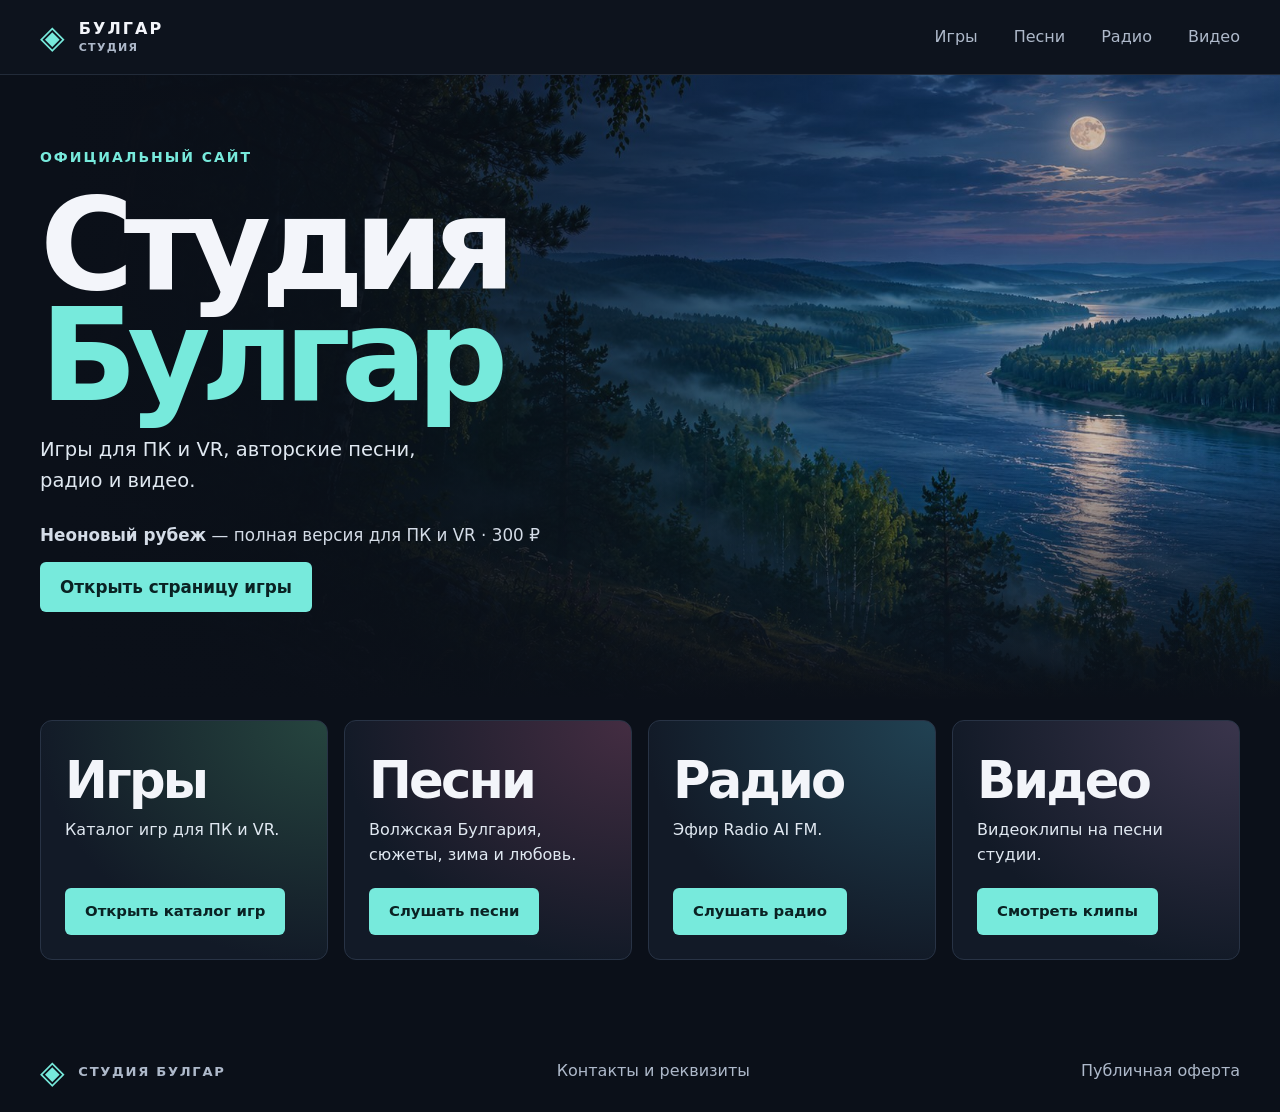
<file: index.html>
<!doctype html>
<html lang="ru">
<head>
<meta charset="utf-8">
<meta name="viewport" content="width=device-width,initial-scale=1">
<meta name="theme-color" content="#0b1019">
<meta name="description" content="Студия Булгар. Игры для ПК и VR, песни, радио и видео.">
<title>Студия Булгар — официальный сайт</title>
<link rel="stylesheet" href="./style.css">
<link rel="stylesheet" href="./studio.css">
</head>
<body>
<header class="top"><div class="wrap bar studio-bar">
<a href="./index.html" class="brand"><span class="mark" aria-hidden="true">◈</span><span>БУЛГАР<small>СТУДИЯ</small></span></a>
<nav aria-label="Разделы студии"><a href="./games.html">Игры</a><a href="./songs.html">Песни</a><a href="#radio">Радио</a><a href="./videos.html">Видео</a></nav>
</div></header>
<main>
<section class="studio-hero"><div class="wrap">
<p class="kicker">ОФИЦИАЛЬНЫЙ САЙТ</p>
<h1>Студия<br><em>Булгар</em></h1>
<p class="studio-intro">Игры для ПК и VR, авторские песни, радио и видео.</p><p class="studio-game-release"><strong>Неоновый рубеж</strong> — полная версия для ПК и VR · 300 ₽<br><a class="primary" href="./neon-frontier.html">Открыть страницу игры</a></p>
</div></section>
<section class="wrap studio-sections" aria-label="Разделы студии">
<article class="media-card games-card" id="games"><h2>Игры</h2><p>Каталог игр для ПК и VR.</p><div class="media-status"><a class="primary" href="./games.html">Открыть каталог игр</a></div></article>
<article class="media-card music-card" id="music"><h2>Песни</h2><p>Волжская Булгария, сюжеты, зима и любовь.</p><div class="media-status"><a class="primary" href="./songs.html">Слушать песни</a></div></article>
<article class="media-card radio-card" id="radio"><h2>Радио</h2><p>Эфир Radio AI FM.</p><div class="media-status"><a class="primary" href="https://aifm.su/">Слушать радио</a></div></article>
<article class="media-card video-card" id="video"><h2>Видео</h2><p>Видеоклипы на песни студии.</p><div class="media-status"><a class="primary" href="./videos.html">Смотреть клипы</a></div></article>
</section>
</main>
<footer class="wrap footer"><a href="./index.html" class="brand"><span class="mark" aria-hidden="true">◈</span> СТУДИЯ БУЛГАР</a><a href="https://studiobulgar.ru/contacts.html">Контакты и реквизиты</a><a href="https://studiobulgar.ru/offer.html">Публичная оферта</a></footer>
</body>
</html>
</file>
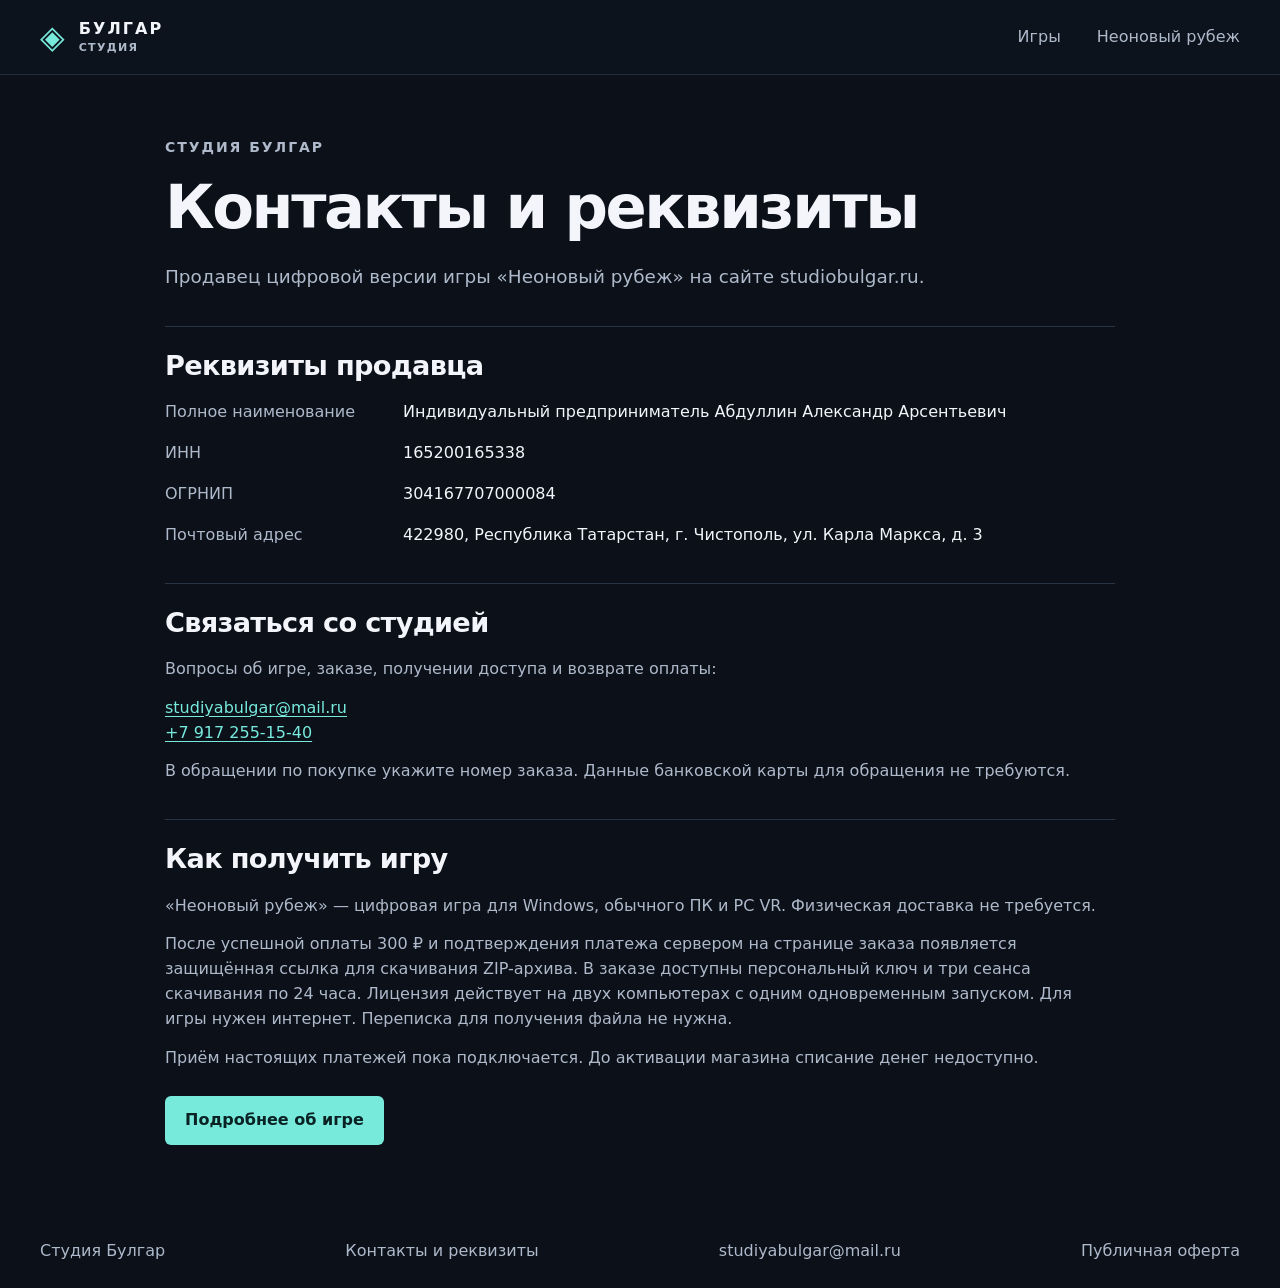
<file: contacts.html>
<!doctype html>
<html lang="ru">
<head><meta charset="utf-8"><meta name="viewport" content="width=device-width,initial-scale=1"><meta name="theme-color" content="#0b1019"><meta name="description" content="Контакты и реквизиты Студии Булгар. ИП Абдуллин Александр Арсентьевич."><title>Контакты и реквизиты — Студия Булгар</title><link rel="stylesheet" href="./style.css"><link rel="stylesheet" href="./legal.css"></head>
<body><header class="top"><div class="wrap bar"><a class="brand" href="./index.html"><span class="mark" aria-hidden="true">◈</span><span>БУЛГАР<small>СТУДИЯ</small></span></a><nav aria-label="Основное меню"><a href="./games.html">Игры</a><a href="./neon-frontier.html">Неоновый рубеж</a></nav></div></header>
<main class="wrap legal-page"><p class="kicker">СТУДИЯ БУЛГАР</p><h1>Контакты и реквизиты</h1><p class="legal-lead">Продавец цифровой версии игры «Неоновый рубеж» на сайте studiobulgar.ru.</p>
<section><h2>Реквизиты продавца</h2><dl><dt>Полное наименование</dt><dd>Индивидуальный предприниматель Абдуллин Александр Арсентьевич</dd><dt>ИНН</dt><dd>165200165338</dd><dt>ОГРНИП</dt><dd>304167707000084</dd><dt>Почтовый адрес</dt><dd>422980, Республика Татарстан, г. Чистополь, ул. Карла Маркса, д. 3</dd></dl></section>
<section><h2>Связаться со студией</h2><p>Вопросы об игре, заказе, получении доступа и возврате оплаты:</p><p><a href="mailto:studiyabulgar@mail.ru">studiyabulgar@mail.ru</a><br><a href="tel:+79172551540">+7 917 255-15-40</a></p><p>В обращении по покупке укажите номер заказа. Данные банковской карты для обращения не требуются.</p></section>
<section><h2>Как получить игру</h2><p>«Неоновый рубеж» — цифровая игра для Windows, обычного ПК и PC VR. Физическая доставка не требуется.</p><p>После успешной оплаты 300 ₽ и подтверждения платежа сервером на странице заказа появляется защищённая ссылка для скачивания ZIP-архива. В заказе доступны персональный ключ и три сеанса скачивания по 24 часа. Лицензия действует на двух компьютерах с одним одновременным запуском. Для игры нужен интернет. Переписка для получения файла не нужна.</p><p>Приём настоящих платежей пока подключается. До активации магазина списание денег недоступно.</p><a class="primary" href="./neon-frontier.html">Подробнее об игре</a></section>
</main><footer class="wrap footer"><a href="./index.html">Студия Булгар</a><a href="./contacts.html" aria-current="page">Контакты и реквизиты</a><a href="mailto:studiyabulgar@mail.ru">studiyabulgar@mail.ru</a><a href="https://studiobulgar.ru/offer.html">Публичная оферта</a></footer></body></html>
</file>
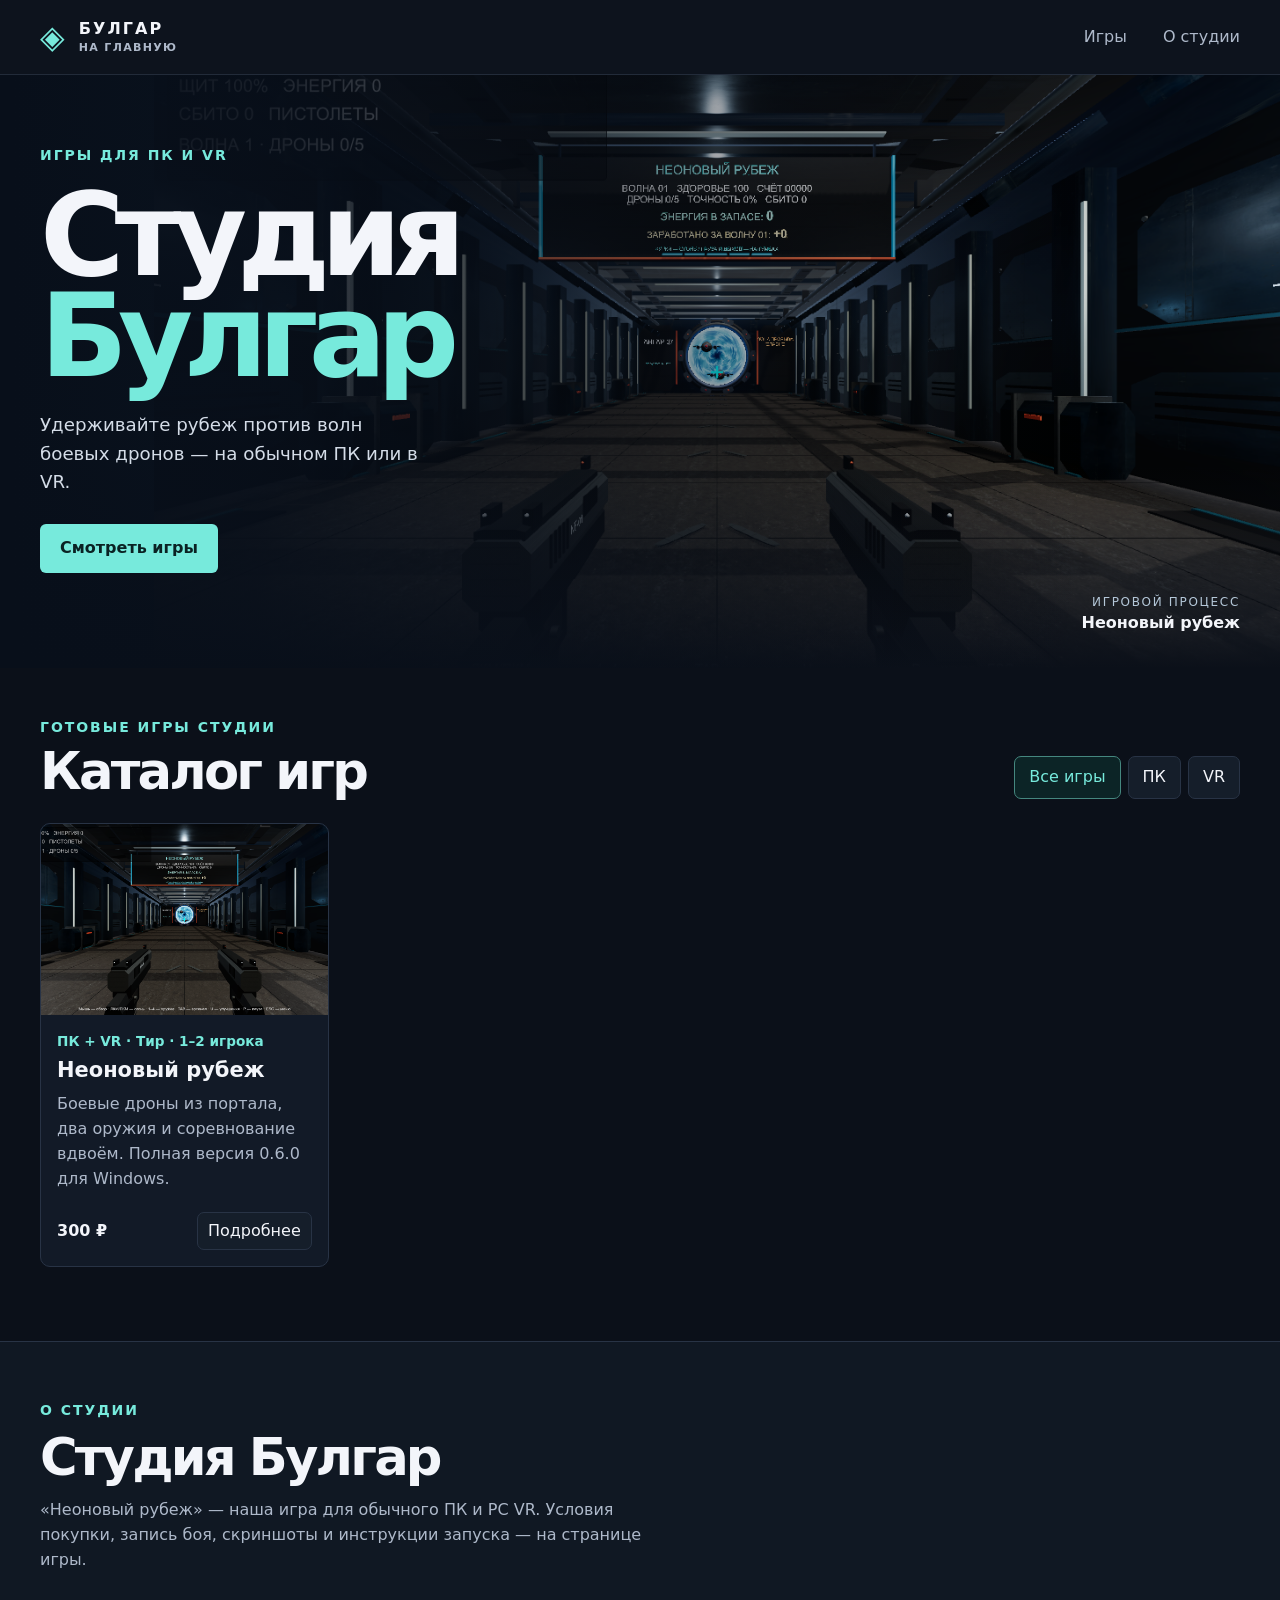
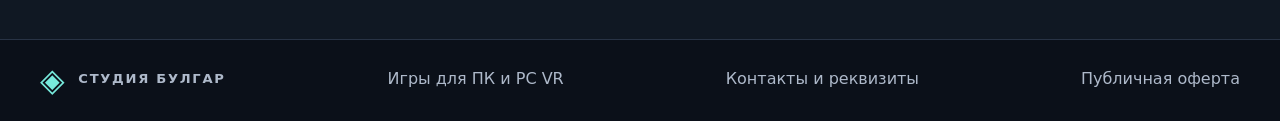
<file: games.html>
<!doctype html>
<html lang="ru">
<head>
<meta charset="utf-8">
<meta name="viewport" content="width=device-width, initial-scale=1">
<meta name="theme-color" content="#0b1019">
<meta name="description" content="Игры Студии Булгар. Неоновый рубеж — тир для обычного ПК и PC VR, один или вдвоём, 300 ₽.">
<title>Студия Булгар — Игры для ПК и VR</title>
<link rel="stylesheet" href="./style.css">
<script src="./shop.js" defer></script>
</head>
<body>
<header class="top"><div class="wrap bar">
<a href="./index.html" class="brand"><span class="mark" aria-hidden="true">◈</span><span>БУЛГАР<small>НА ГЛАВНУЮ</small></span></a>
<nav aria-label="Основное меню"><a href="#games">Игры</a><a href="#studio">О студии</a></nav>
<button class="cart secondary" id="cart" hidden>Корзина <span id="count">0</span></button>
</div></header>
<main>
<section class="hero">
<div class="art cover neon-frontier-art" aria-hidden="true"></div>
<div class="wrap hero-content">
<p class="kicker">ИГРЫ ДЛЯ ПК И VR</p>
<h1>Студия<br><em>Булгар</em></h1>
<p class="intro">Удерживайте рубеж против волн боевых дронов — на обычном ПК или в VR.</p>
<a class="primary" href="#games">Смотреть игры</a>

</div>
<div class="wrap caption"><span>ИГРОВОЙ ПРОЦЕСС</span><strong>Неоновый рубеж</strong></div>
</section>
<section id="games" class="wrap catalog">
<p class="kicker">ГОТОВЫЕ ИГРЫ СТУДИИ</p>
<div class="section-head"><h2>Каталог игр</h2><div class="filters" aria-label="Платформа"><button data-filter="all" aria-pressed="true">Все игры</button><button data-filter="PC" aria-pressed="false">ПК</button><button data-filter="VR" aria-pressed="false">VR</button></div></div>
<div class="grid" id="products"></div>
</section>
<section id="studio" class="about"><div class="wrap about-inner"><p class="kicker">О СТУДИИ</p><h2>Студия Булгар</h2><p>«Неоновый рубеж» — наша игра для обычного ПК и PC VR. Условия покупки, запись боя, скриншоты и инструкции запуска — на странице игры.</p></div></section>
</main>
<footer class="wrap footer"><a href="#" class="brand"><span class="mark" aria-hidden="true">◈</span> СТУДИЯ БУЛГАР</a><span>Игры для ПК и PC VR</span><a href="https://studiobulgar.ru/contacts.html">Контакты и реквизиты</a><a href="https://studiobulgar.ru/offer.html">Публичная оферта</a></footer>
<dialog id="dialog" aria-labelledby="dialog-title"><div class="dialog-top"><h2 id="dialog-title"></h2><form method="dialog"><button class="secondary close" aria-label="Закрыть">×</button></form></div><div id="dialog-body"></div></dialog>
<div id="status" class="sr" role="status"></div>
</body>
</html>
</file>
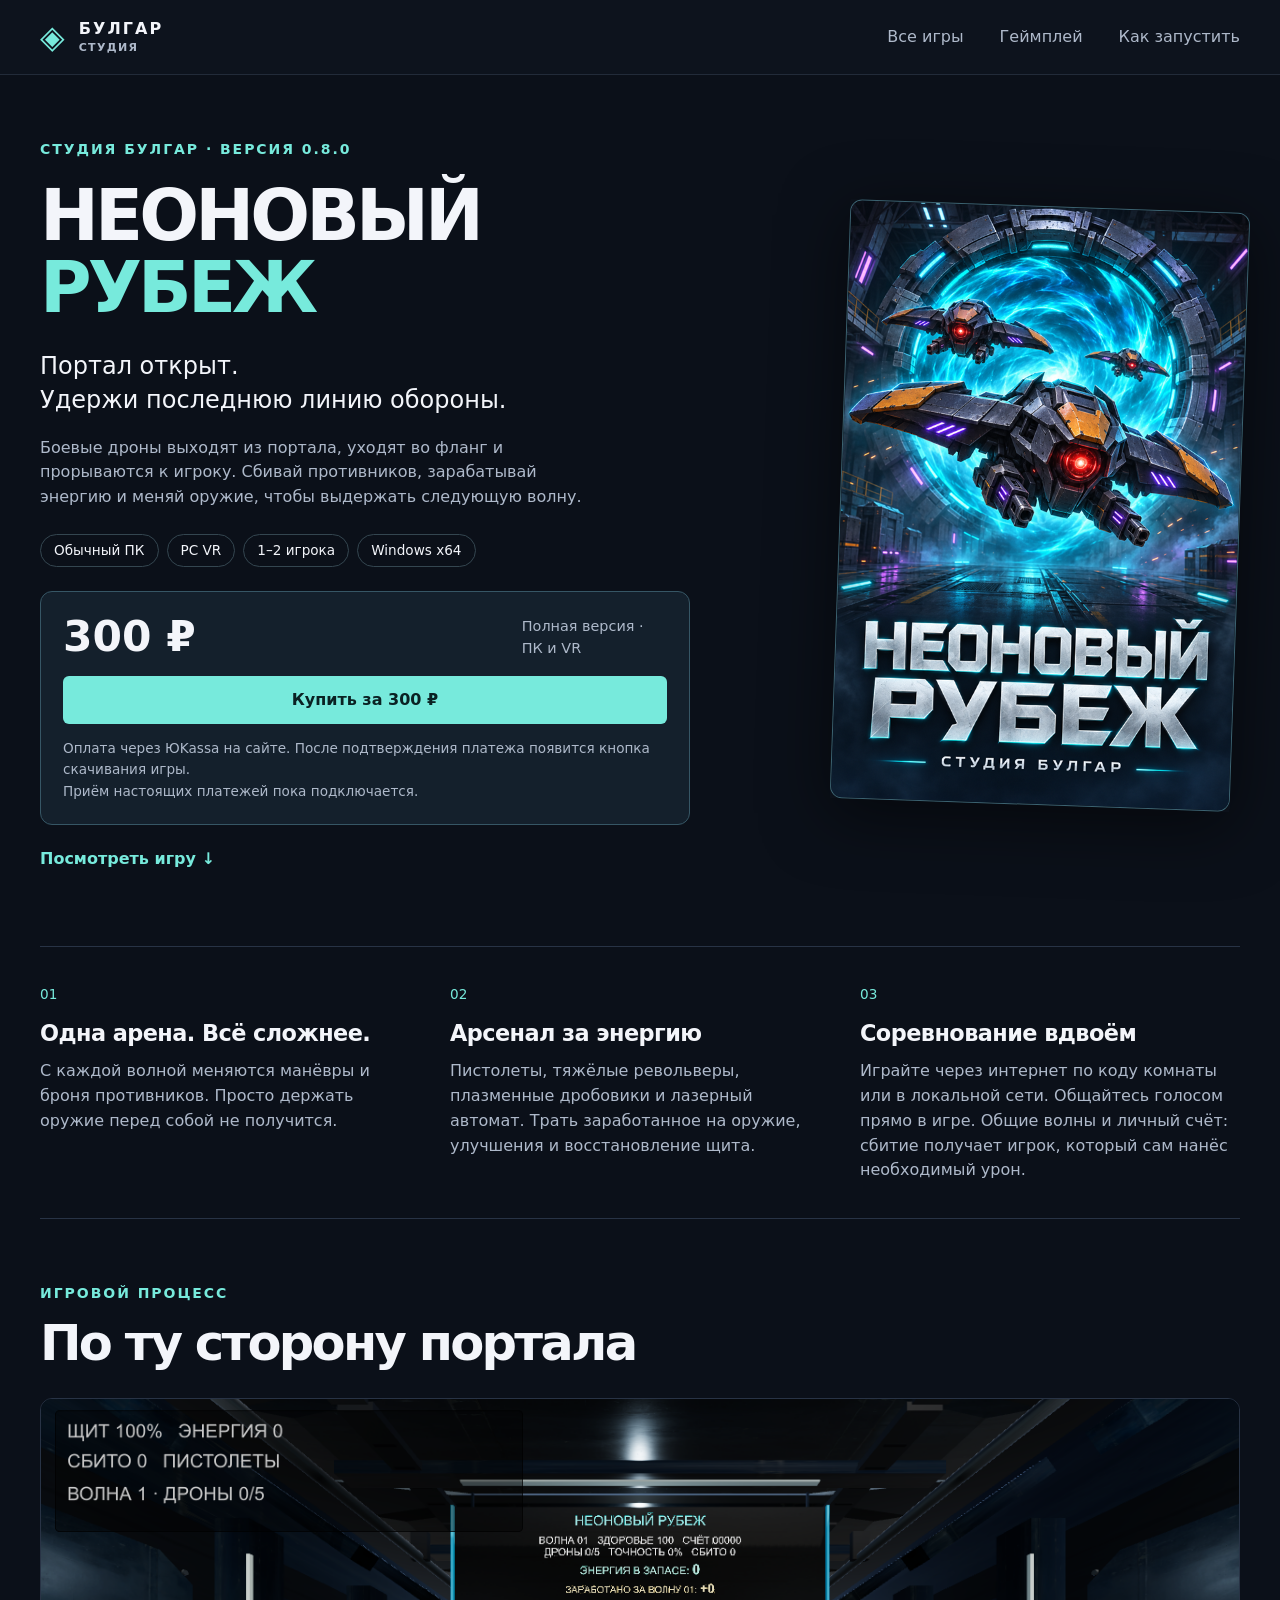
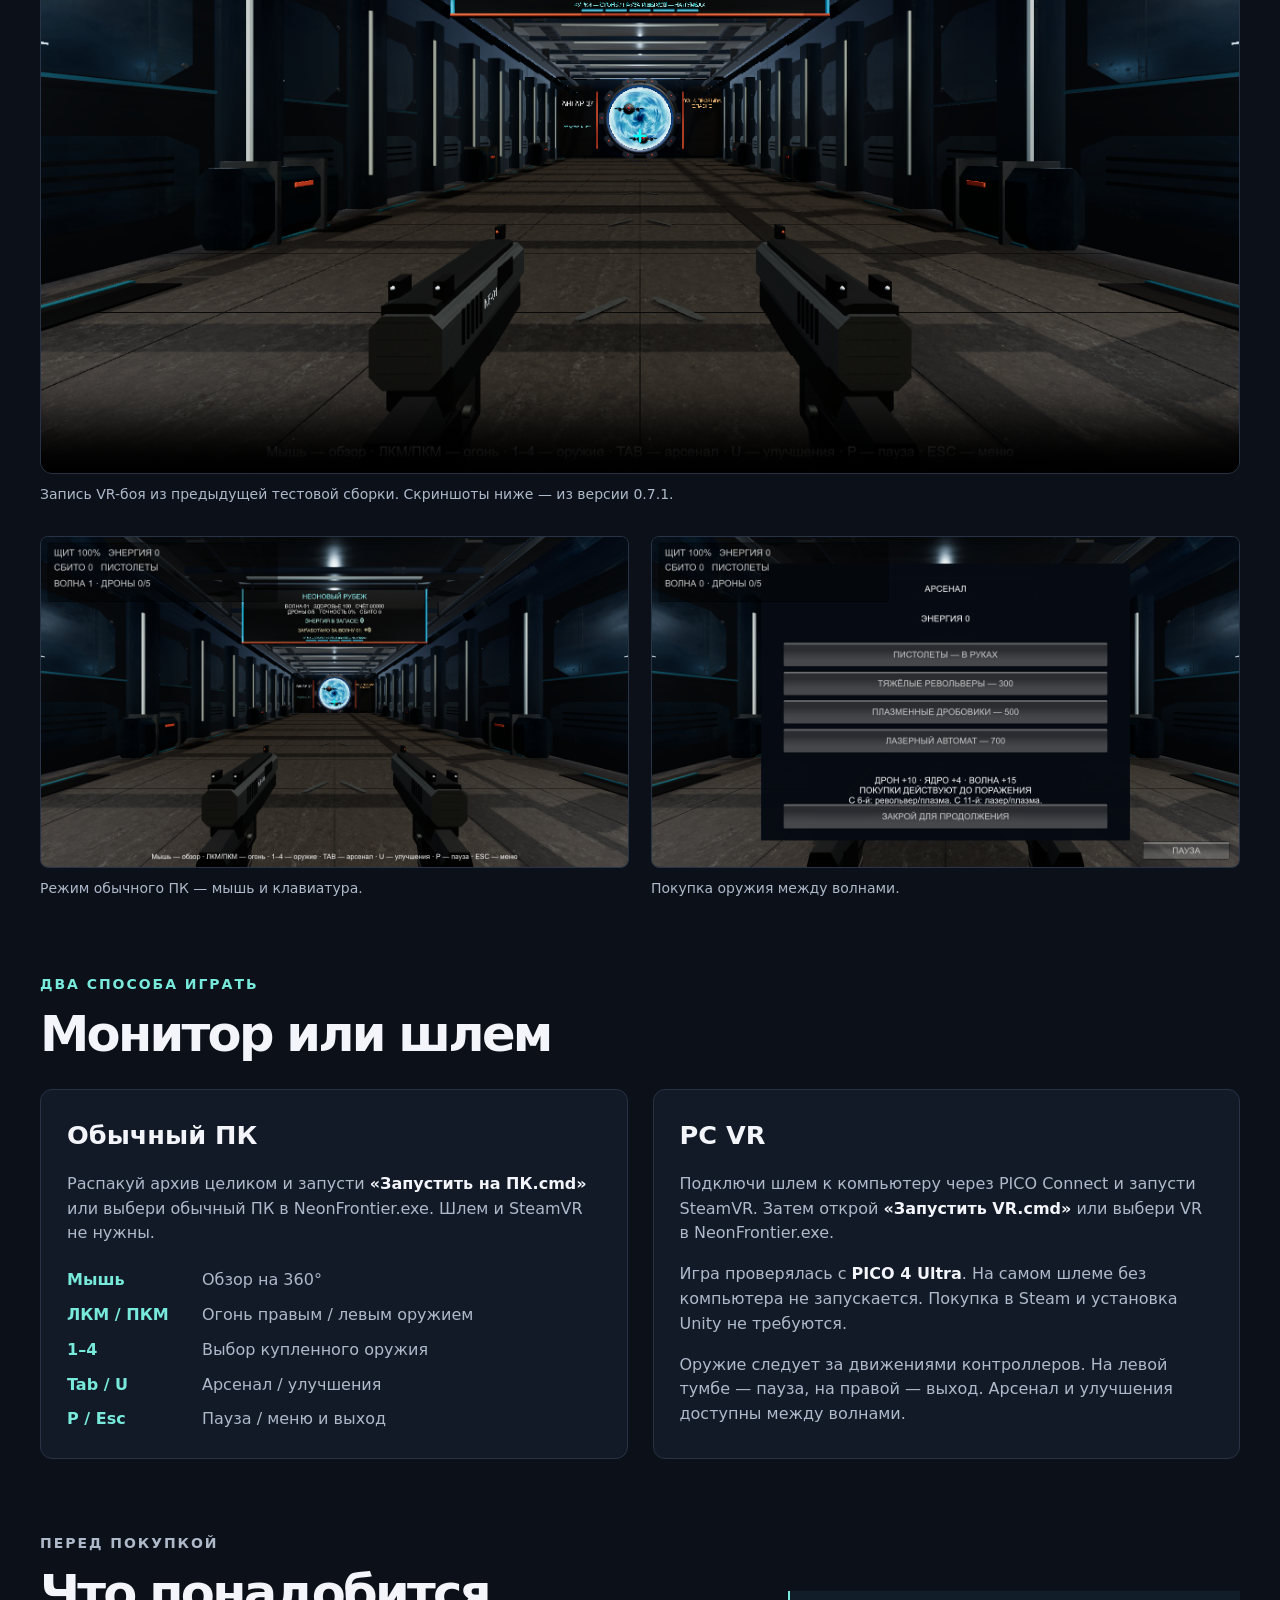
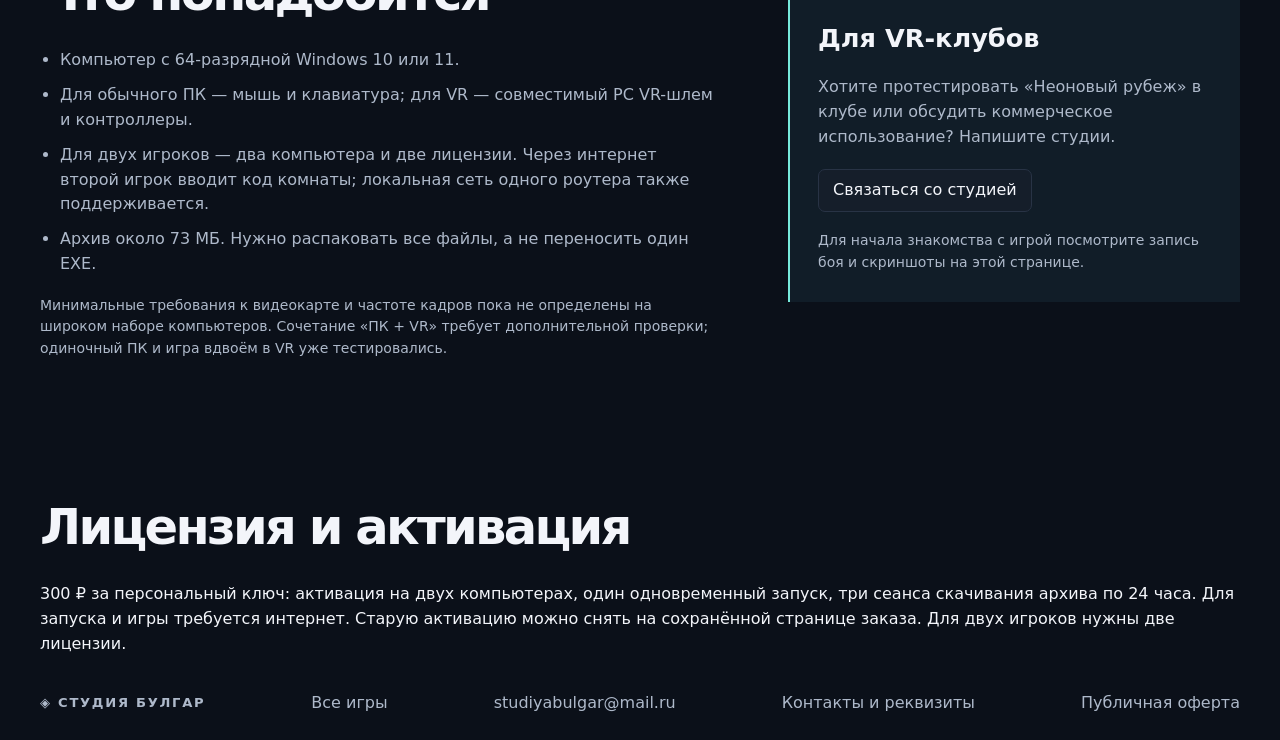
<file: neon-frontier.html>
<!doctype html>
<html lang="ru">
<head>
<meta charset="utf-8">
<meta name="viewport" content="width=device-width,initial-scale=1">
<meta name="theme-color" content="#0b1019">
<meta name="description" content="Неоновый рубеж от Студии Булгар: волны боевых дронов, два оружия и соревнование вдвоём. Обычный ПК и PC VR. Полная версия для Windows — 300 ₽.">
<meta property="og:title" content="Неоновый рубеж — Студия Булгар">
<meta property="og:description" content="Защити рубеж от боевых дронов. Играй на ПК или в VR, один или вдвоём. 300 ₽.">
<meta property="og:image" content="https://studiobulgar.ru/neon-frontier/battle.png">
<link rel="canonical" href="https://studiobulgar.ru/neon-frontier.html">
<title>Неоновый рубеж — ПК и VR | Студия Булгар</title>
<link rel="stylesheet" href="./style.css">
<link rel="stylesheet" href="./neon-frontier.css">
</head>
<body>
<header class="top"><div class="wrap bar"><a class="brand" href="./index.html"><span class="mark" aria-hidden="true">◈</span><span>БУЛГАР<small>СТУДИЯ</small></span></a><nav aria-label="Основное меню"><a href="./games.html">Все игры</a><a href="#gameplay">Геймплей</a><a href="#launch">Как запустить</a></nav></div></header>
<main>
<section class="nf-hero wrap" aria-labelledby="game-title">
<div class="nf-intro"><p class="kicker">СТУДИЯ БУЛГАР · ВЕРСИЯ 0.8.0</p><h1 id="game-title">НЕОНОВЫЙ<br><em>РУБЕЖ</em></h1><p class="nf-lead">Портал открыт.<br>Удержи последнюю линию обороны.</p><p class="nf-copy">Боевые дроны выходят из портала, уходят во фланг и прорываются к игроку. Сбивай противников, зарабатывай энергию и меняй оружие, чтобы выдержать следующую волну.</p><div class="nf-tags" aria-label="Режимы игры"><span>Обычный ПК</span><span>PC VR</span><span>1–2 игрока</span><span>Windows x64</span></div>
<div class="nf-purchase" id="purchase"><div><strong class="nf-price">300 ₽</strong><span>Полная версия · ПК и VR</span></div><a class="primary" href="./purchase.html">Купить за 300 ₽</a><p>Оплата через ЮKassa на сайте. После подтверждения платежа появится кнопка скачивания игры.<br>Приём настоящих платежей пока подключается.</p></div>
<a class="nf-preview-link" href="#gameplay">Посмотреть игру ↓</a></div>
<figure class="nf-poster"><img src="./neon-frontier/cover.png" width="1024" height="1536" alt="Неоновый рубеж: светящийся портал и боевые дроны, Студия Булгар" fetchpriority="high"></figure>
</section>
<section class="nf-facts wrap" aria-label="Особенности"><article><span>01</span><h2>Одна арена. Всё сложнее.</h2><p>С каждой волной меняются манёвры и броня противников. Просто держать оружие перед собой не получится.</p></article><article><span>02</span><h2>Арсенал за энергию</h2><p>Пистолеты, тяжёлые револьверы, плазменные дробовики и лазерный автомат. Трать заработанное на оружие, улучшения и восстановление щита.</p></article><article><span>03</span><h2>Соревнование вдвоём</h2><p>Играйте через интернет по коду комнаты или в локальной сети. Общайтесь голосом прямо в игре. Общие волны и личный счёт: сбитие получает игрок, который сам нанёс необходимый урон.</p></article></section>
<section class="wrap nf-section" id="gameplay"><p class="kicker">ИГРОВОЙ ПРОЦЕСС</p><h2>По ту сторону портала</h2><figure class="nf-video"><video controls playsinline preload="none" poster="./neon-frontier/battle.png" width="1920" height="1080"><source src="./neon-frontier/gameplay.mp4" type="video/mp4">Ваш браузер не поддерживает видео. <a href="./neon-frontier/gameplay.mp4">Открыть запись боя</a>.</video><figcaption>Запись VR-боя из предыдущей тестовой сборки. Скриншоты ниже — из версии 0.7.1.</figcaption></figure><div class="nf-gallery"><figure><a href="./neon-frontier/battle.png"><img src="./neon-frontier/battle.png" width="1280" height="720" loading="lazy" alt="Неоновый рубеж на обычном ПК: два пистолета, прицел и дроны у портала"></a><figcaption>Режим обычного ПК — мышь и клавиатура.</figcaption></figure><figure><a href="./neon-frontier/arsenal.png"><img src="./neon-frontier/arsenal.png" width="1280" height="720" loading="lazy" alt="Меню арсенала с выбором четырёх видов оружия"></a><figcaption>Покупка оружия между волнами.</figcaption></figure></div></section>
<section class="wrap nf-section" id="launch"><p class="kicker">ДВА СПОСОБА ИГРАТЬ</p><h2>Монитор или шлем</h2><div class="nf-modes"><article><h3>Обычный ПК</h3><p>Распакуй архив целиком и запусти <strong>«Запустить на ПК.cmd»</strong> или выбери обычный ПК в NeonFrontier.exe. Шлем и SteamVR не нужны.</p><dl><dt>Мышь</dt><dd>Обзор на 360°</dd><dt>ЛКМ / ПКМ</dt><dd>Огонь правым / левым оружием</dd><dt>1–4</dt><dd>Выбор купленного оружия</dd><dt>Tab / U</dt><dd>Арсенал / улучшения</dd><dt>P / Esc</dt><dd>Пауза / меню и выход</dd></dl></article><article><h3>PC VR</h3><p>Подключи шлем к компьютеру через PICO Connect и запусти SteamVR. Затем открой <strong>«Запустить VR.cmd»</strong> или выбери VR в NeonFrontier.exe.</p><p>Игра проверялась с <strong>PICO 4 Ultra</strong>. На самом шлеме без компьютера не запускается. Покупка в Steam и установка Unity не требуются.</p><p>Оружие следует за движениями контроллеров. На левой тумбе — пауза, на правой — выход. Арсенал и улучшения доступны между волнами.</p></article></div></section>
<section class="wrap nf-section nf-details"><div><p class="kicker">ПЕРЕД ПОКУПКОЙ</p><h2>Что понадобится</h2><ul><li>Компьютер с 64-разрядной Windows 10 или 11.</li><li>Для обычного ПК — мышь и клавиатура; для VR — совместимый PC VR-шлем и контроллеры.</li><li>Для двух игроков — два компьютера и две лицензии. Через интернет второй игрок вводит код комнаты; локальная сеть одного роутера также поддерживается.</li><li>Архив около 73 МБ. Нужно распаковать все файлы, а не переносить один EXE.</li></ul><p class="nf-note">Минимальные требования к видеокарте и частоте кадров пока не определены на широком наборе компьютеров. Сочетание «ПК + VR» требует дополнительной проверки; одиночный ПК и игра вдвоём в VR уже тестировались.</p></div><aside><h3>Для VR-клубов</h3><p>Хотите протестировать «Неоновый рубеж» в клубе или обсудить коммерческое использование? Напишите студии.</p><a class="secondary" href="mailto:studiyabulgar@mail.ru?subject=Neon%20Frontier%20VR%20club">Связаться со студией</a><p class="nf-note">Для начала знакомства с игрой посмотрите запись боя и скриншоты на этой странице.</p></aside></section>
<section class="wrap nf-section"><h2>Лицензия и активация</h2><p>300 ₽ за персональный ключ: активация на двух компьютерах, один одновременный запуск, три сеанса скачивания архива по 24 часа. Для запуска и игры требуется интернет. Старую активацию можно снять на сохранённой странице заказа. Для двух игроков нужны две лицензии.</p></section></main><footer class="wrap footer"><a class="brand" href="./index.html">◈ СТУДИЯ БУЛГАР</a><a href="./games.html">Все игры</a><a href="mailto:studiyabulgar@mail.ru">studiyabulgar@mail.ru</a><a href="https://studiobulgar.ru/contacts.html">Контакты и реквизиты</a><a href="https://studiobulgar.ru/offer.html">Публичная оферта</a></footer>
</body></html>
</file>
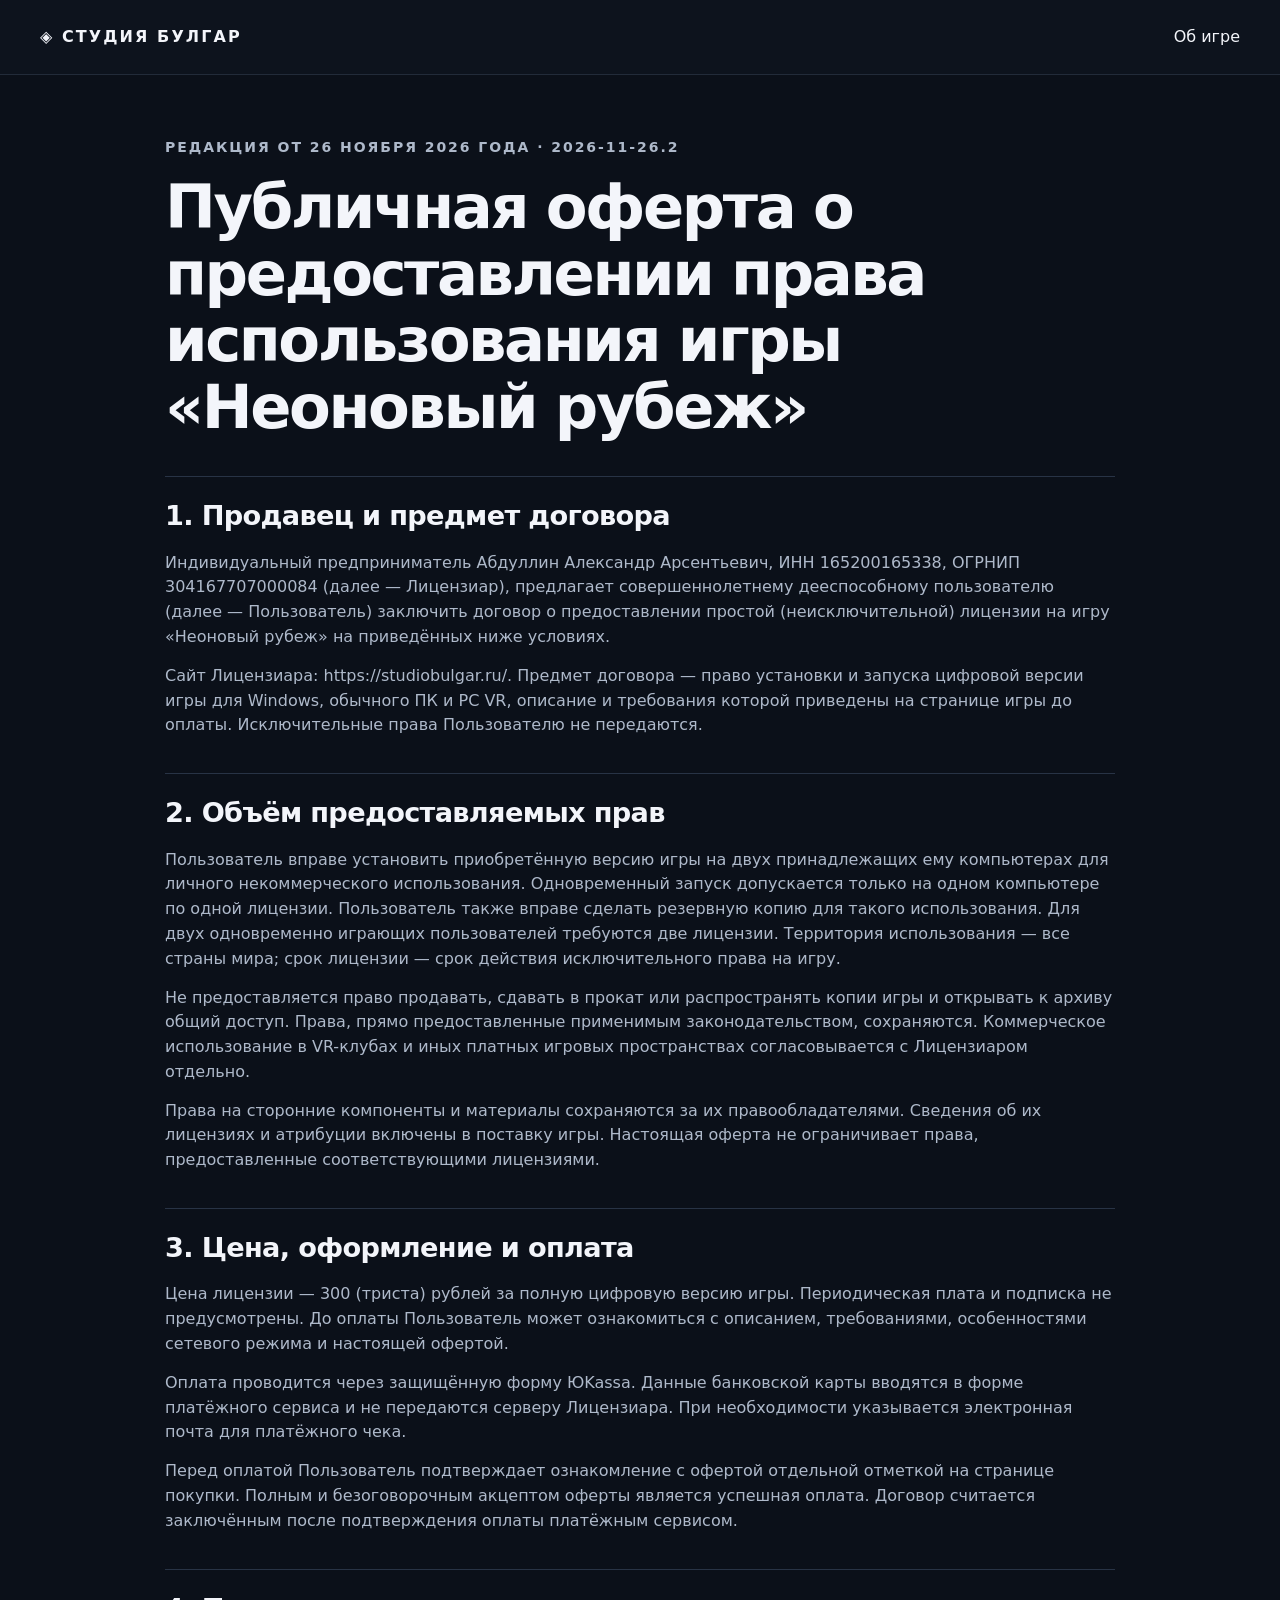
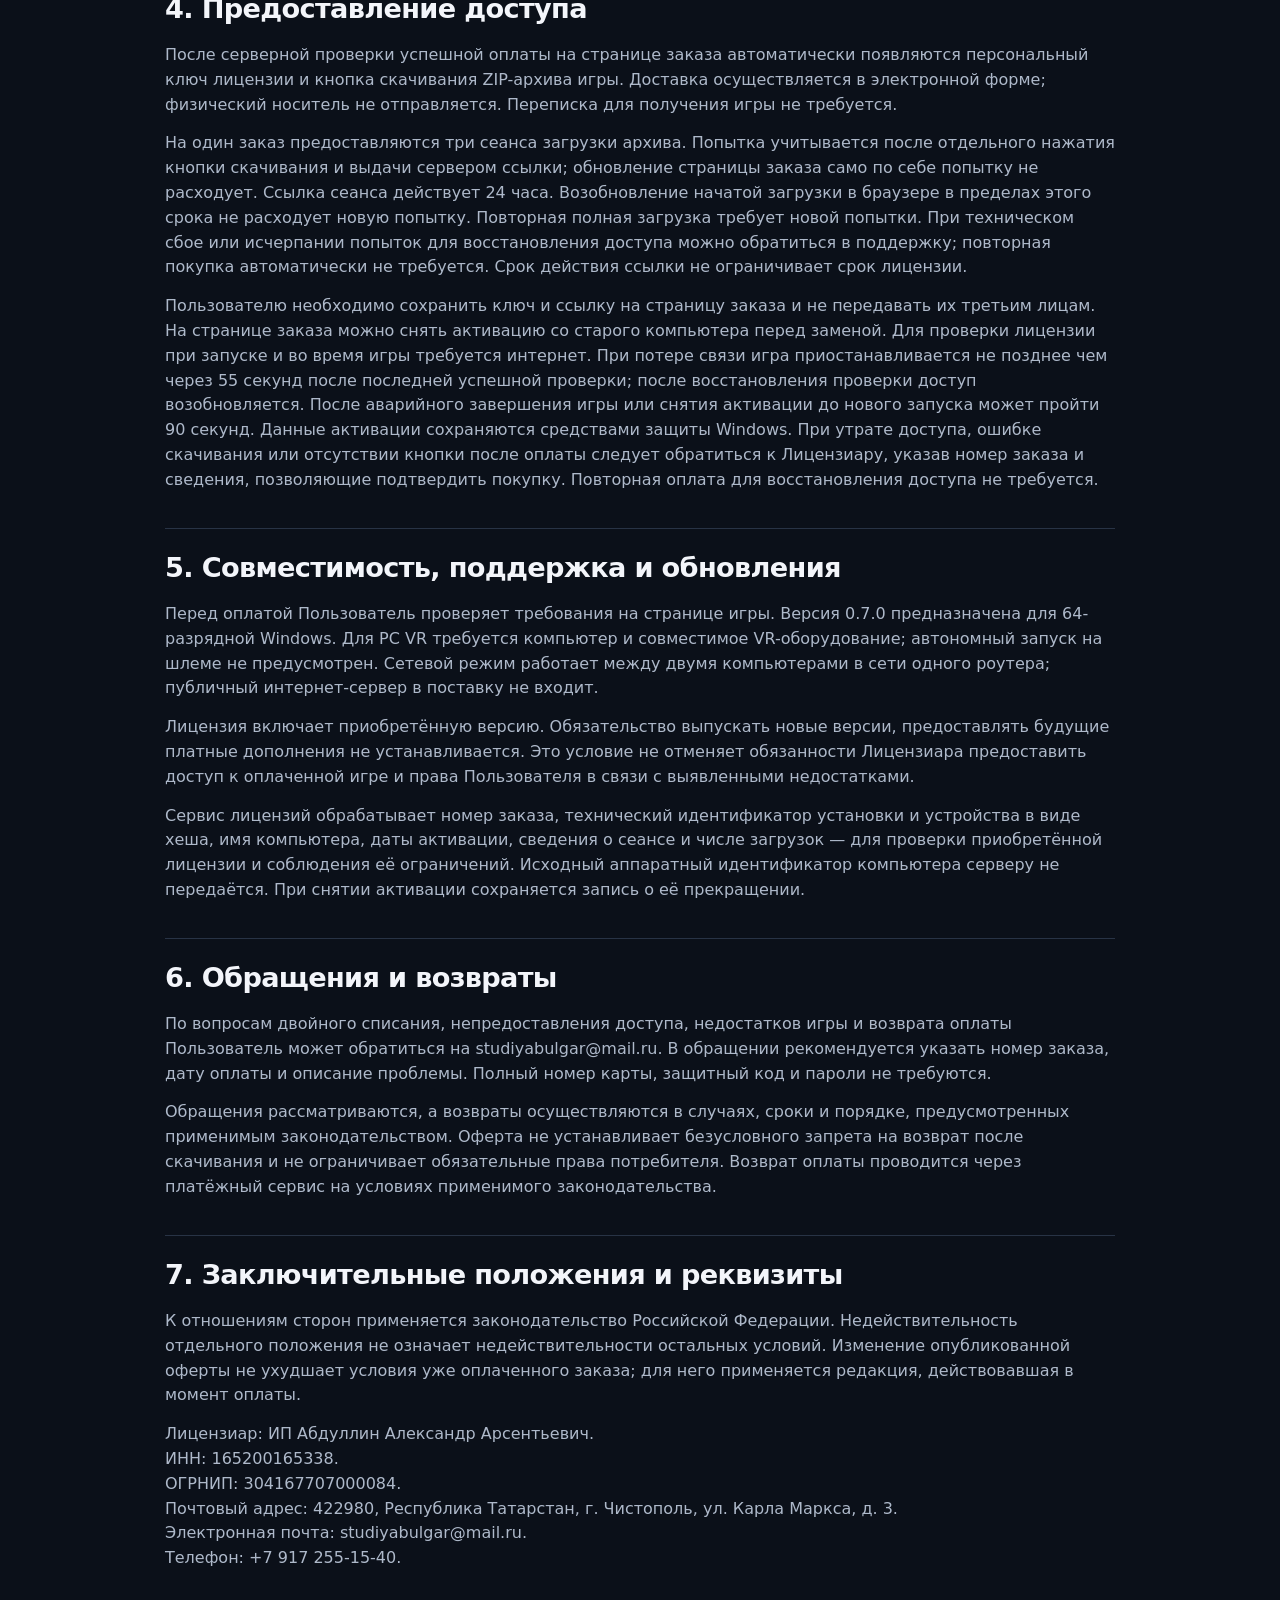
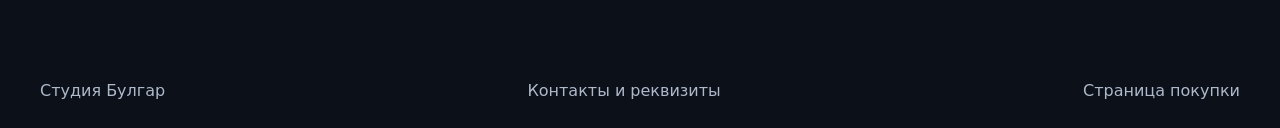
<file: offer.html>
<!doctype html><html lang="ru"><head><meta charset="utf-8"><meta name="viewport" content="width=device-width,initial-scale=1"><meta name="theme-color" content="#0b1019"><title>Публичная оферта — Неоновый рубеж | Студия Булгар</title><link rel="stylesheet" href="./style.css"><link rel="stylesheet" href="./legal.css"></head><body><header class="top"><div class="wrap bar"><a class="brand" href="./index.html">◈ СТУДИЯ БУЛГАР</a><a href="./neon-frontier.html">Об игре</a></div></header><main class="wrap legal-page"><p class="kicker">РЕДАКЦИЯ ОТ 26 НОЯБРЯ 2026 ГОДА · 2026-11-26.2</p>

<h1>Публичная оферта о предоставлении права использования игры «Неоновый рубеж»</h1>
<section><h2>1. Продавец и предмет договора</h2><p>Индивидуальный предприниматель Абдуллин Александр Арсентьевич, ИНН 165200165338, ОГРНИП 304167707000084 (далее — Лицензиар), предлагает совершеннолетнему дееспособному пользователю (далее — Пользователь) заключить договор о предоставлении простой (неисключительной) лицензии на игру «Неоновый рубеж» на приведённых ниже условиях.</p><p>Сайт Лицензиара: https://studiobulgar.ru/. Предмет договора — право установки и запуска цифровой версии игры для Windows, обычного ПК и PC VR, описание и требования которой приведены на странице игры до оплаты. Исключительные права Пользователю не передаются.</p></section>
<section><h2>2. Объём предоставляемых прав</h2><p>Пользователь вправе установить приобретённую версию игры на двух принадлежащих ему компьютерах для личного некоммерческого использования. Одновременный запуск допускается только на одном компьютере по одной лицензии. Пользователь также вправе сделать резервную копию для такого использования. Для двух одновременно играющих пользователей требуются две лицензии. Территория использования — все страны мира; срок лицензии — срок действия исключительного права на игру.</p><p>Не предоставляется право продавать, сдавать в прокат или распространять копии игры и открывать к архиву общий доступ. Права, прямо предоставленные применимым законодательством, сохраняются. Коммерческое использование в VR-клубах и иных платных игровых пространствах согласовывается с Лицензиаром отдельно.</p><p>Права на сторонние компоненты и материалы сохраняются за их правообладателями. Сведения об их лицензиях и атрибуции включены в поставку игры. Настоящая оферта не ограничивает права, предоставленные соответствующими лицензиями.</p></section>
<section><h2>3. Цена, оформление и оплата</h2><p>Цена лицензии — 300 (триста) рублей за полную цифровую версию игры. Периодическая плата и подписка не предусмотрены. До оплаты Пользователь может ознакомиться с описанием, требованиями, особенностями сетевого режима и настоящей офертой.</p><p>Оплата проводится через защищённую форму ЮKassa. Данные банковской карты вводятся в форме платёжного сервиса и не передаются серверу Лицензиара. При необходимости указывается электронная почта для платёжного чека.</p><p>Перед оплатой Пользователь подтверждает ознакомление с офертой отдельной отметкой на странице покупки. Полным и безоговорочным акцептом оферты является успешная оплата. Договор считается заключённым после подтверждения оплаты платёжным сервисом.</p></section>
<section><h2>4. Предоставление доступа</h2><p>После серверной проверки успешной оплаты на странице заказа автоматически появляются персональный ключ лицензии и кнопка скачивания ZIP-архива игры. Доставка осуществляется в электронной форме; физический носитель не отправляется. Переписка для получения игры не требуется.</p><p>На один заказ предоставляются три сеанса загрузки архива. Попытка учитывается после отдельного нажатия кнопки скачивания и выдачи сервером ссылки; обновление страницы заказа само по себе попытку не расходует. Ссылка сеанса действует 24 часа. Возобновление начатой загрузки в браузере в пределах этого срока не расходует новую попытку. Повторная полная загрузка требует новой попытки. При техническом сбое или исчерпании попыток для восстановления доступа можно обратиться в поддержку; повторная покупка автоматически не требуется. Срок действия ссылки не ограничивает срок лицензии.</p><p>Пользователю необходимо сохранить ключ и ссылку на страницу заказа и не передавать их третьим лицам. На странице заказа можно снять активацию со старого компьютера перед заменой. Для проверки лицензии при запуске и во время игры требуется интернет. При потере связи игра приостанавливается не позднее чем через 55 секунд после последней успешной проверки; после восстановления проверки доступ возобновляется. После аварийного завершения игры или снятия активации до нового запуска может пройти 90 секунд. Данные активации сохраняются средствами защиты Windows. При утрате доступа, ошибке скачивания или отсутствии кнопки после оплаты следует обратиться к Лицензиару, указав номер заказа и сведения, позволяющие подтвердить покупку. Повторная оплата для восстановления доступа не требуется.</p></section>
<section><h2>5. Совместимость, поддержка и обновления</h2><p>Перед оплатой Пользователь проверяет требования на странице игры. Версия 0.7.0 предназначена для 64-разрядной Windows. Для PC VR требуется компьютер и совместимое VR-оборудование; автономный запуск на шлеме не предусмотрен. Сетевой режим работает между двумя компьютерами в сети одного роутера; публичный интернет-сервер в поставку не входит.</p><p>Лицензия включает приобретённую версию. Обязательство выпускать новые версии, предоставлять будущие платные дополнения не устанавливается. Это условие не отменяет обязанности Лицензиара предоставить доступ к оплаченной игре и права Пользователя в связи с выявленными недостатками.</p><p>Сервис лицензий обрабатывает номер заказа, технический идентификатор установки и устройства в виде хеша, имя компьютера, даты активации, сведения о сеансе и числе загрузок — для проверки приобретённой лицензии и соблюдения её ограничений. Исходный аппаратный идентификатор компьютера серверу не передаётся. При снятии активации сохраняется запись о её прекращении.</p></section>
<section><h2>6. Обращения и возвраты</h2><p>По вопросам двойного списания, непредоставления доступа, недостатков игры и возврата оплаты Пользователь может обратиться на studiyabulgar@mail.ru. В обращении рекомендуется указать номер заказа, дату оплаты и описание проблемы. Полный номер карты, защитный код и пароли не требуются.</p><p>Обращения рассматриваются, а возвраты осуществляются в случаях, сроки и порядке, предусмотренных применимым законодательством. Оферта не устанавливает безусловного запрета на возврат после скачивания и не ограничивает обязательные права потребителя. Возврат оплаты проводится через платёжный сервис на условиях применимого законодательства.</p></section>
<section><h2>7. Заключительные положения и реквизиты</h2><p>К отношениям сторон применяется законодательство Российской Федерации. Недействительность отдельного положения не означает недействительности остальных условий. Изменение опубликованной оферты не ухудшает условия уже оплаченного заказа; для него применяется редакция, действовавшая в момент оплаты.</p><p>Лицензиар: ИП Абдуллин Александр Арсентьевич.<br>ИНН: 165200165338.<br>ОГРНИП: 304167707000084.<br>Почтовый адрес: 422980, Республика Татарстан, г. Чистополь, ул. Карла Маркса, д. 3.<br>Электронная почта: studiyabulgar@mail.ru.<br>Телефон: +7 917 255-15-40.</p></section>
</main><footer class="wrap footer"><a href="./index.html">Студия Булгар</a><a href="./contacts.html">Контакты и реквизиты</a><a href="./purchase.html">Страница покупки</a></footer></body></html>
</file>
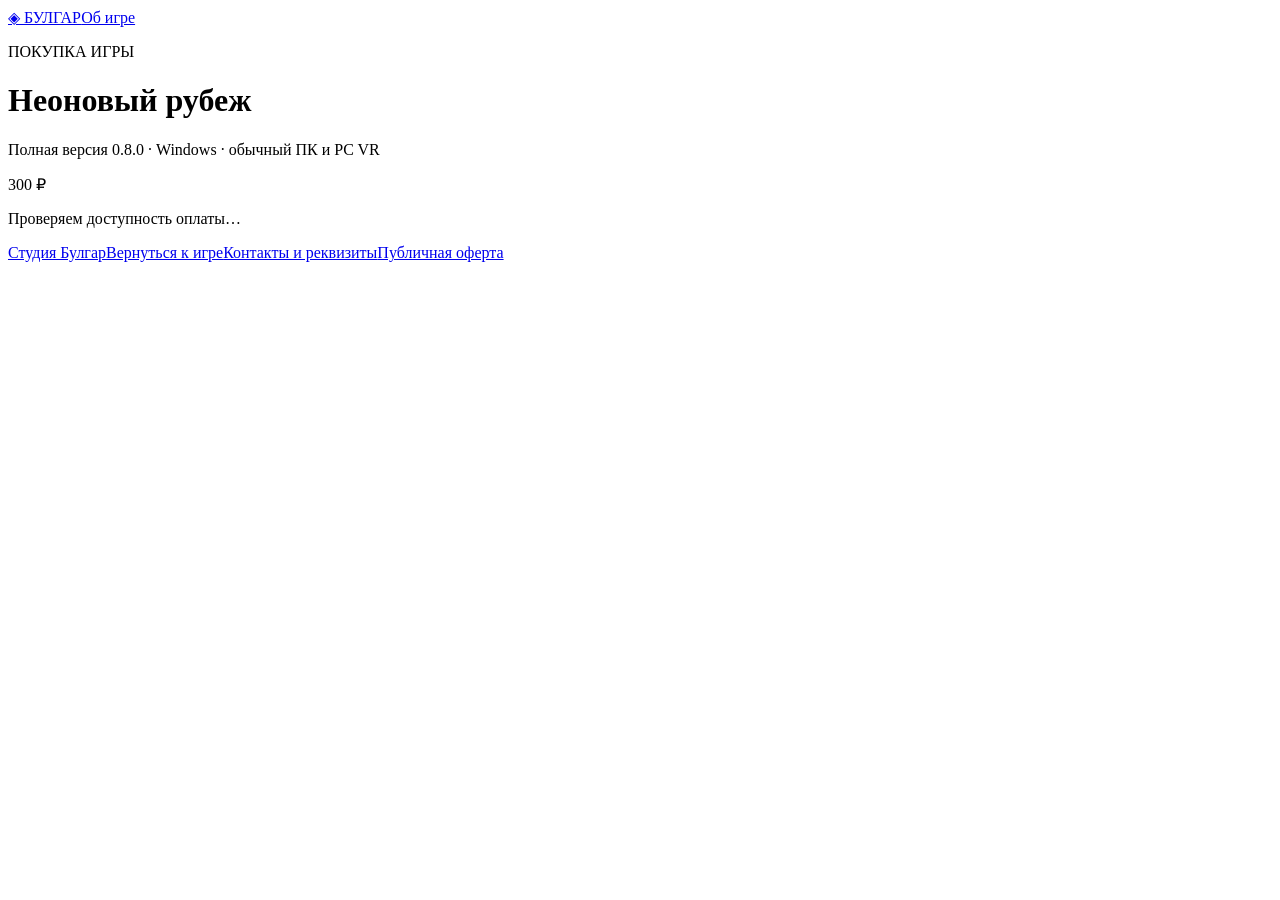
<file: purchase.html>
<!doctype html>
<html lang="ru">
<head><meta charset="utf-8"><meta name="viewport" content="width=device-width,initial-scale=1"><meta name="referrer" content="no-referrer"><meta name="robots" content="noindex"><meta name="theme-color" content="#0b1019"><title>Покупка «Неонового рубежа» — Студия Булгар</title><link rel="stylesheet" href="https://studiobulgar.ru/style.css"><link rel="stylesheet" href="https://studiobulgar.ru/purchase.css"><script src="https://studiobulgar.ru/purchase.js" defer></script></head>
<body><header class="top"><div class="wrap bar"><a class="brand" href="https://studiobulgar.ru/"><span class="mark" aria-hidden="true">◈</span> БУЛГАР</a><a href="https://studiobulgar.ru/neon-frontier.html">Об игре</a></div></header><main class="checkout wrap"><p class="kicker">ПОКУПКА ИГРЫ</p><h1>Неоновый рубеж</h1><p class="checkout-description">Полная версия 0.8.0 · Windows · обычный ПК и PC VR</p><div class="checkout-price">300 ₽</div><p id="status" role="status" aria-live="polite">Проверяем доступность оплаты…</p><p id="test-notice" class="test-notice" hidden>Тестовая оплата. Настоящие деньги не списываются. Эта страница предназначена для владельца сайта.</p>
<form id="checkout-form" hidden><div id="receipt-field" hidden><label for="receipt-email">Почта для электронного чека</label><input id="receipt-email" name="email" type="email" maxlength="254" autocomplete="email"><p class="hint">Адрес передаётся ЮKassa для чека. Переписка для получения игры не нужна.</p></div><label class="terms"><input id="terms-accept" type="checkbox" required> <span>Я ознакомился с <a href="https://studiobulgar.ru/offer.html" target="_blank" rel="noopener">публичной офертой</a> и принимаю её условия.</span></label><button class="primary" id="pay" type="submit">Оплатить 300 ₽</button><p class="hint">Одна лицензия — два компьютера, один одновременный запуск, три загрузки архива. Для игры нужен интернет. После оплаты здесь появятся ключ и кнопка скачивания.</p></form>
<div id="payment-form" aria-label="Платёжная форма ЮKassa"></div>
<section id="paid" hidden><h2>Игра куплена</h2><p>Спасибо! Скачай архив целиком и распакуй его в отдельную папку.</p><div class="license-card"><h3>Персональный ключ</h3><code id="license-key"></code><button id="copy-key" class="secondary" type="button">Скопировать ключ</button><p>Активация на двух компьютерах. Одновременно играть можно на одном. Для запуска и игры нужен интернет.</p></div><button class="primary" id="download" type="button">Скачать игру для Windows</button><p id="download-quota" class="hint"></p><p class="hint" id="expiry">Всего три загрузки. Каждая начинается отдельным нажатием кнопки и действует 24 часа. Прерванную загрузку продолжайте в списке загрузок браузера — без новой попытки.</p><h3>Мои компьютеры</h3><div id="license-devices"></div><p class="hint">Перед сменой компьютера снимите старую активацию. После обычного выхода игру можно запустить снова сразу. После аварийного закрытия, потери связи или снятия активации ожидание может составить до 90 секунд.</p><details><summary>Как запустить</summary><p>Открой «Запустить на ПК.cmd» или «Запустить VR.cmd». Для VR заранее подключи шлем через PICO Connect и запусти SteamVR. Unity устанавливать не нужно.</p></details></section>
<button id="check" class="secondary" hidden>Проверить оплату</button><button id="new-order" class="secondary" hidden>Создать новый заказ</button>
<section id="order-record" hidden><p id="order-number"></p><button id="save-order" class="secondary">Скопировать ссылку на заказ</button><p class="hint">Сохрани ссылку: здесь находятся ключ, три загрузки и управление компьютерами. Не передавай ссылку и ключ другим людям.</p></section><noscript>Для оплаты включите JavaScript в браузере.</noscript>
</main><footer class="wrap footer"><a href="https://studiobulgar.ru/">Студия Булгар</a><a href="https://studiobulgar.ru/neon-frontier.html">Вернуться к игре</a><a href="https://studiobulgar.ru/contacts.html">Контакты и реквизиты</a><a href="https://studiobulgar.ru/offer.html">Публичная оферта</a></footer></body></html>
</file>
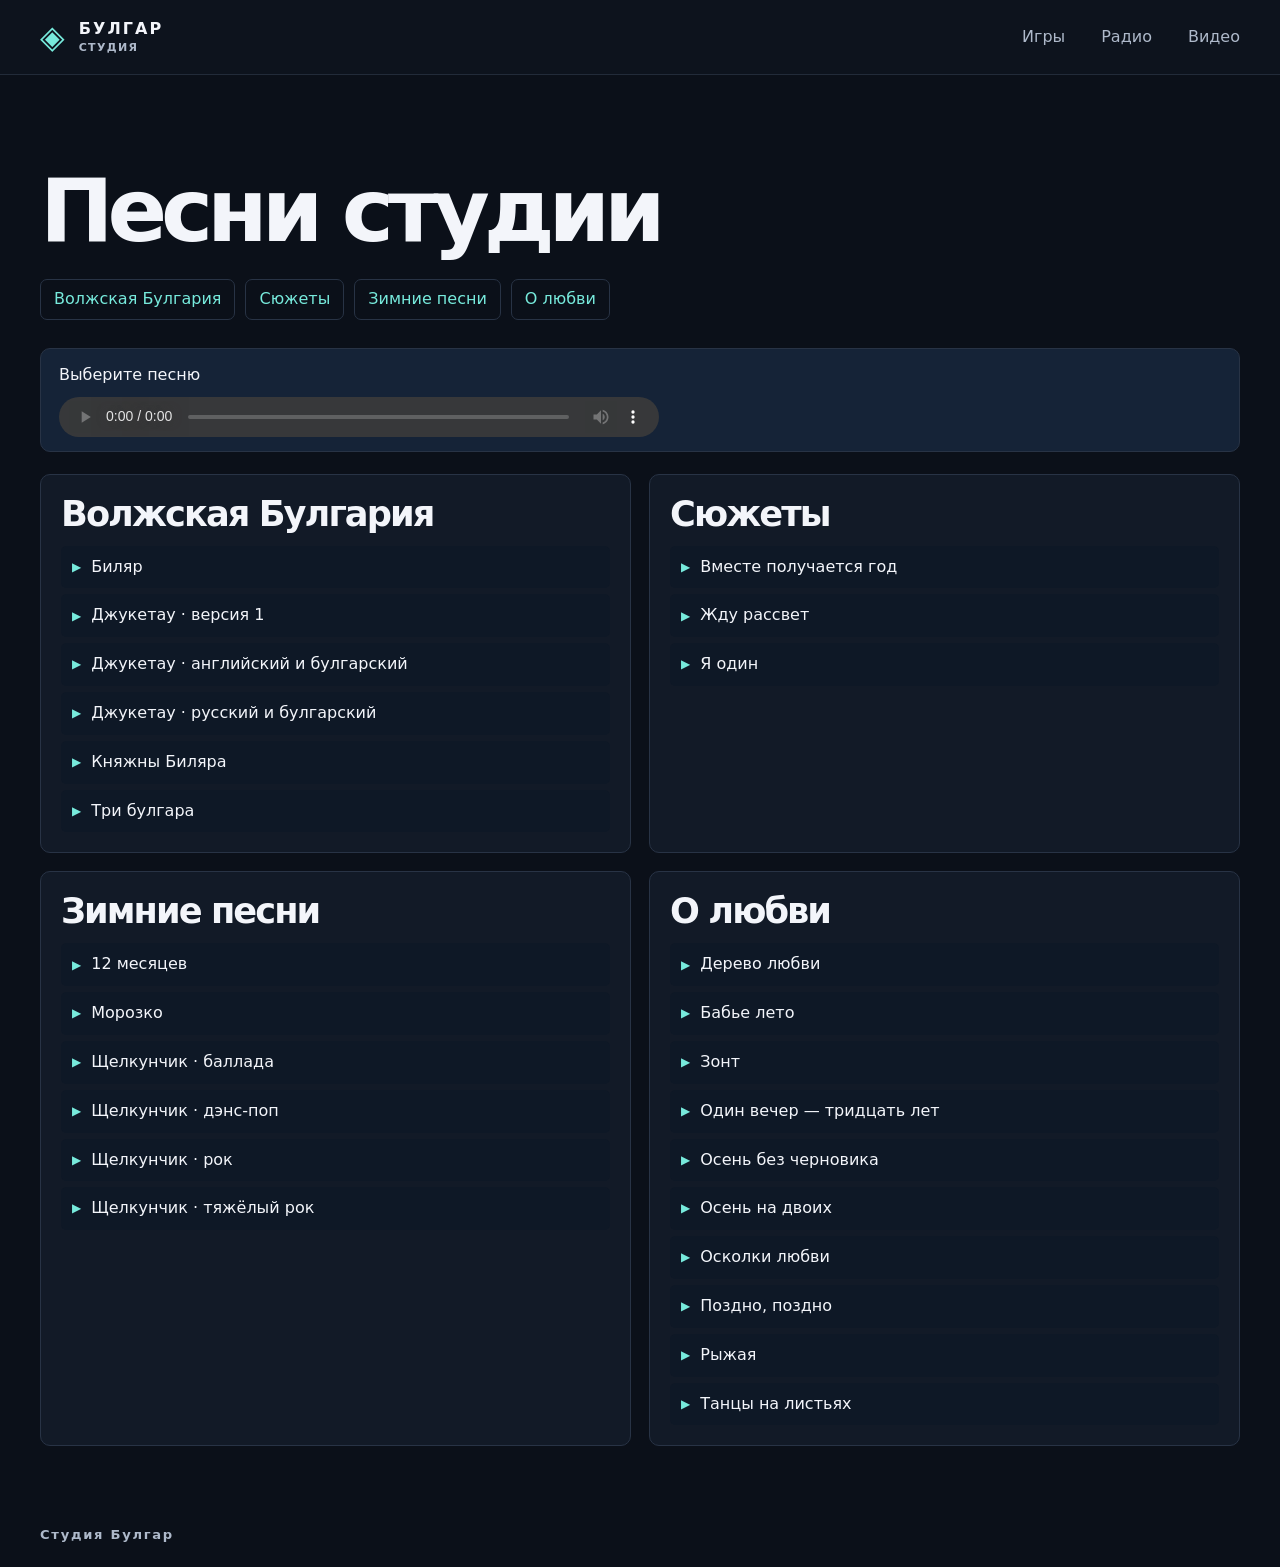
<file: songs.html>
<!doctype html>
<html lang="ru">
<head>
<meta charset="utf-8">
<meta name="viewport" content="width=device-width,initial-scale=1">
<meta name="theme-color" content="#0b1019">
<meta name="description" content="Песни Студии Булгар. Волжская Булгария, сюжеты, зимние песни и песни о любви.">
<title>Песни — Студия Булгар</title>
<link rel="stylesheet" href="./style.css">
<link rel="stylesheet" href="./songs.css">
<script type="module" src="./songs.js"></script>
</head>
<body>
<header class="top"><div class="wrap bar"><a href="./index.html" class="brand"><span class="mark" aria-hidden="true">◈</span><span>БУЛГАР<small>СТУДИЯ</small></span></a><nav aria-label="Разделы студии"><a href="./games.html">Игры</a><a href="./index.html#radio">Радио</a><a href="./videos.html">Видео</a></nav></div></header>
<main class="wrap song-page">
<h1>Песни студии</h1>
<nav aria-label="Подборки" id="song-nav" class="song-nav"></nav>
<section class="song-player" aria-label="Аудиоплеер"><p id="track-title" aria-live="polite">Выберите песню</p><audio id="audio" controls preload="none"></audio><p id="player-error" role="status"></p></section>
<div id="song-lists" class="song-lists"></div>
<noscript>Для выбора песни включите JavaScript.</noscript>
</main>
<footer class="wrap footer"><a href="./index.html" class="brand">Студия Булгар</a></footer>
</body>
</html>
</file>
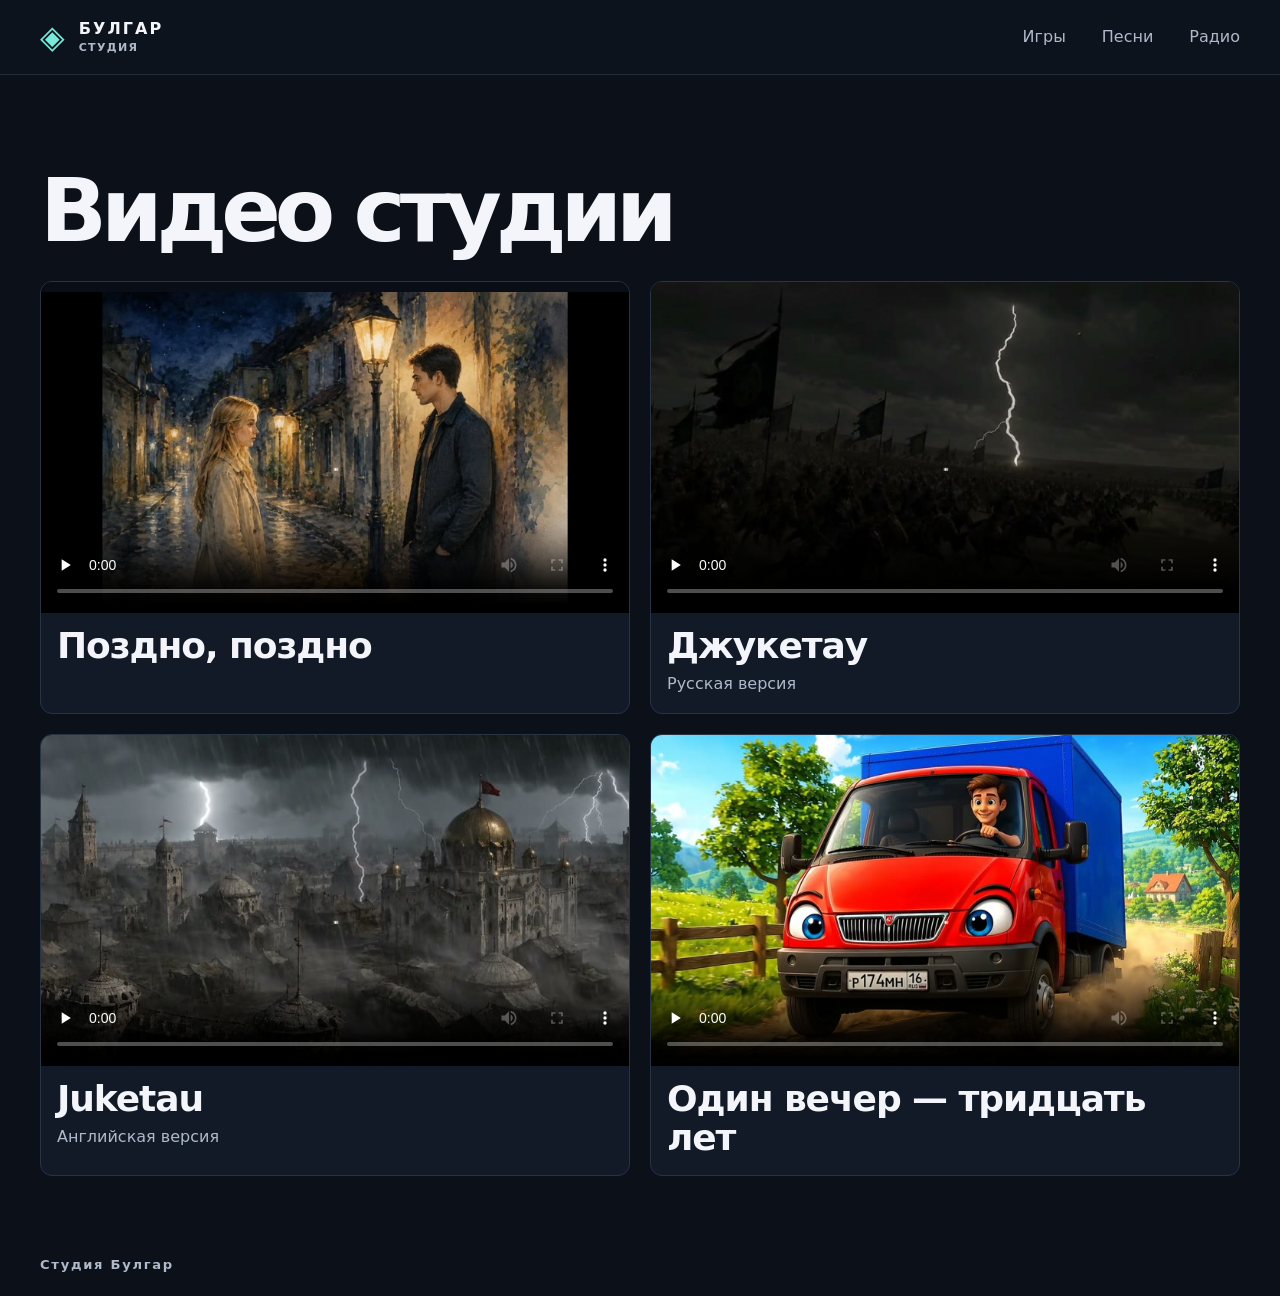
<file: videos.html>
<!doctype html>
<html lang="ru">
<head>
<meta charset="utf-8">
<meta name="viewport" content="width=device-width,initial-scale=1">
<meta name="theme-color" content="#0b1019">
<meta name="description" content="Видеоклипы Студии Булгар.">
<title>Видео — Студия Булгар</title>
<link rel="stylesheet" href="./style.css">
<link rel="stylesheet" href="./videos.css">
<script type="module" src="./videos.js"></script>
</head>
<body>
<header class="top"><div class="wrap bar"><a href="./index.html" class="brand"><span class="mark" aria-hidden="true">◈</span><span>БУЛГАР<small>СТУДИЯ</small></span></a><nav aria-label="Разделы студии"><a href="./games.html">Игры</a><a href="./songs.html">Песни</a><a href="./index.html#radio">Радио</a></nav></div></header>
<main class="wrap videos-page">
<h1>Видео студии</h1>
<div class="video-grid">
<article><video controls playsinline preload="none" poster="/poster-pozdno.jpg" aria-label="Поздно, поздно"><source src="./video/pozdno.mp4" type="video/mp4"></video><h2>Поздно, поздно</h2></article>
<article><video controls playsinline preload="none" poster="/poster-juketau-ru.jpg" aria-label="Джукетау, русская версия"><source src="./video/juketau-ru.mp4" type="video/mp4"></video><h2>Джукетау</h2><p>Русская версия</p></article>
<article><video controls playsinline preload="none" poster="/poster-juketau-en.jpg" aria-label="Juketau, English version"><source src="./video/juketau-en.mp4" type="video/mp4"></video><h2 lang="en">Juketau</h2><p>Английская версия</p></article>
<article><video controls playsinline preload="none" poster="/poster-one-evening.jpg" aria-label="Один вечер — тридцать лет"><source src="./video/one-evening.mp4" type="video/mp4"></video><h2>Один вечер — тридцать лет</h2></article>
</div>
</main>
<footer class="wrap footer"><a href="./index.html" class="brand">Студия Булгар</a></footer>
</body>
</html>
</file>
<file: style.css>
:root{color-scheme:dark;--bg:#0b1019;--surface:#121a27;--line:#283345;--ink:#f3f5fa;--muted:#aeb9ca;--accent:#77eadc;--deep:#0c2426}
*{box-sizing:border-box} html{scroll-behavior:smooth;scroll-padding-top:2rem} body{margin:0;background:var(--bg);color:var(--ink);font:1rem/1.55 system-ui,sans-serif} a{color:inherit;text-decoration:none} button{font:inherit;cursor:pointer} :focus-visible{outline:2px solid var(--accent);outline-offset:4px} h1,h2,h3,p{margin:0} .wrap{width:min(1200px,calc(100% - 80px));margin-inline:auto}
.top{background:#0d131d;border-bottom:1px solid #222b39}.bar{height:74px;display:flex;align-items:center;justify-content:space-between;gap:16px}.brand{display:inline-flex;align-items:center;gap:12px;font-weight:850;letter-spacing:.13em;line-height:1.1}.brand small{display:block;font-size:.69rem;color:var(--muted);letter-spacing:.12em;margin-top:5px}.mark{color:var(--accent);font-size:2rem;line-height:1}.bar nav{display:flex;gap:36px;color:var(--muted)}.bar nav a:hover{color:var(--ink)}
.secondary,.filters button{border:1px solid var(--line);border-radius:7px;background:#151e2a;color:var(--ink);padding:8px 14px}.secondary:hover,.filters button:hover{border-color:var(--accent)}.cart span{margin-left:5px;color:var(--accent);font-weight:800}
.hero{position:relative;min-height:565px;display:grid;align-items:center;isolation:isolate;overflow:hidden;background:#152b3c}.art{background-size:cover;background-position:center;background-repeat:no-repeat}.fortress{background-image:url(fortress.jpg)}.moon{background-image:url(moon.jpg)}.forest{background-image:url(forest.jpg)}.racer{background-image:url(racer.jpg)}.cover{position:absolute;z-index:-2;inset:0 0 0 auto;width:88%;min-height:100%;background-position:center 48%}.hero:after{content:"";position:absolute;z-index:-1;inset:0;background:linear-gradient(90deg,#080f1a 1%,#080f1ae8 20%,#080f1a64 54%,transparent 85%),linear-gradient(0deg,#0b1019 0%,transparent 34%)}
.hero-content{padding-block:70px 95px}.kicker{color:var(--accent);font-size:.875rem;font-weight:800;letter-spacing:.14em}.hero h1{font-size:clamp(4rem,9vw,8rem);line-height:.88;letter-spacing:-.084em;font-weight:900;margin:18px 0 24px}.hero em{font-style:normal;color:var(--accent)}.intro{max-width:390px;color:#d4dce7;font-size:1.14rem;margin-bottom:28px}.primary{display:inline-flex;justify-content:center;align-items:center;background:var(--accent);color:#0a2223;border:1px solid transparent;border-radius:6px;padding:11px 19px;font-weight:800}.primary:hover{background:#a0fff2}.caption{position:absolute;bottom:32px;left:0;right:0;pointer-events:none;text-align:right}.caption span{display:block;color:#b4c7d8;font-size:.75rem;letter-spacing:.14em}
.catalog{padding-block:49px 74px}.section-head{display:flex;align-items:end;justify-content:space-between;gap:16px;margin:5px 0 24px} h2{font-size:clamp(2rem,4vw,3.3rem);line-height:1.08;letter-spacing:-.055em}.filters{display:flex;gap:7px}.filters button{white-space:nowrap}.filters button[aria-pressed=true]{background:var(--deep);border-color:#45877f;color:var(--accent)}.grid{display:grid;grid-template-columns:repeat(4,minmax(0,1fr));gap:15px}.card{background:var(--surface);border:1px solid var(--line);border-radius:10px;overflow:hidden;display:flex;flex-direction:column}.card .art{aspect-ratio:3/2;background-color:#1b3045}.card .moon{background-color:#302c48}.card .forest{background-color:#453222}.card .racer{background-color:#193849}.card-content{padding:16px;display:flex;flex:1;flex-direction:column}.meta{color:var(--accent);font-size:.85rem;font-weight:700}.card h3{font-size:1.31rem;line-height:1.2;margin:6px 0 9px}.card p:not(.meta){color:var(--muted);margin-bottom:20px}.card-bottom{display:flex;justify-content:space-between;align-items:center;gap:7px;margin-top:auto}.card-bottom button{padding:6px 10px}.price{white-space:nowrap}
.about{border-block:1px solid var(--line);background:#101823}.about-inner{padding-block:58px 66px}.about h2{margin:8px 0 13px}.about p:last-child{max-width:640px;color:var(--muted)}.footer{display:flex;justify-content:space-between;align-items:center;gap:15px;padding-block:24px;color:var(--muted)}.footer .brand{font-size:.82rem}
dialog{width:min(560px,calc(100% - 24px));background:var(--surface);color:var(--ink);border:1px solid var(--line);border-radius:14px;padding:22px;max-height:90vh;overflow:auto}dialog::backdrop{background:#03070bd6}.dialog-top{display:flex;align-items:start;justify-content:space-between;gap:12px;margin-bottom:16px}.dialog-top h2{font-size:2rem}.close{font-size:1.25rem;line-height:1}.dialog-art{aspect-ratio:3/2;border-radius:7px;margin-bottom:12px;background-color:#223346}.dialog-copy{color:var(--muted);margin:10px 0 16px}.line,.total{display:flex;align-items:center;justify-content:space-between;gap:12px;padding:12px 0;border-bottom:1px solid var(--line)}.line div{display:grid;gap:2px}.line small{color:var(--muted)}.total{border:0;margin:4px 0 12px}.sr{position:absolute;width:1px;height:1px;overflow:hidden;clip-path:inset(50%)}
@media(max-width:1020px){.grid{grid-template-columns:repeat(2,minmax(0,1fr))}}
@media(max-width:640px){.wrap{width:calc(100% - 32px)}.bar{height:65px}.bar nav{gap:12px;font-size:.9rem}.brand{gap:5px;letter-spacing:.06em}.brand small{display:none}.mark{font-size:1.5rem}.cart{padding:6px 8px}.hero{min-height:475px}.cover{width:145%;right:-20%}.hero-content{padding-block:60px 90px}.caption{bottom:20px}.section-head{align-items:start;flex-direction:column}.grid{gap:11px}.card-content{padding:11px}.card-bottom{align-items:start;flex-direction:column}.footer{align-items:start;flex-direction:column}.catalog{padding-block:35px 52px}}
@media(max-width:380px){.grid{grid-template-columns:1fr}}
@media(prefers-reduced-motion:reduce){html{scroll-behavior:auto}}


.neon-frontier-art{background-image:url('./neon-frontier/battle.png')}
</file>
<file: studio.css>
.studio-bar nav{flex-wrap:wrap;justify-content:flex-end}
.studio-hero{min-height:570px;display:grid;align-items:center;background:linear-gradient(90deg,#0b1019 5%,#0b1019d9 27%,#0b101933 74%),linear-gradient(0deg,#0b1019,transparent 40%),url(./volga.jpg) center 48%/cover}
.studio-hero .wrap{padding-block:72px 88px}
.studio-hero h1{font-size:clamp(4rem,10vw,8.5rem);line-height:.87;letter-spacing:-.08em;margin:20px 0 24px;font-weight:900}
.studio-hero em{font-style:normal;color:var(--accent)}
.studio-intro{color:#e0e8f1;font-size:1.22rem;max-width:410px;margin-bottom:26px}
.studio-sections{display:grid;grid-template-columns:repeat(4,minmax(0,1fr));gap:16px;padding-block:20px 72px}
.media-card{min-height:235px;padding:24px;border-radius:12px;border:1px solid var(--line);display:flex;flex-direction:column;background:var(--surface)}
.music-card{background:radial-gradient(ellipse at top right,#442d42,transparent 72%),var(--surface)}
.games-card{background:radial-gradient(ellipse at top right,#26453f,transparent 72%),var(--surface)}
.radio-card{background:radial-gradient(ellipse at top right,#214253,transparent 72%),var(--surface)}
.video-card{background:radial-gradient(ellipse at top right,#3a354c,transparent 72%),var(--surface)}
.media-card h2{margin:8px 0 10px}.media-card p:not(.kicker){color:#e0e8f1;margin-bottom:20px}.media-status{color:var(--muted);margin-top:auto;font-size:.93rem}
@media(max-width:1010px){.studio-sections{grid-template-columns:repeat(2,minmax(0,1fr))}}
@media(max-width:640px){.studio-hero{min-height:470px;background-position:60% center}.studio-sections{grid-template-columns:1fr;padding-bottom:35px}.media-card{min-height:185px}}
@media(max-width:380px){.studio-bar nav{gap:5px 10px}}

.studio-game-release{margin-top:25px;font-size:1.05rem;color:#d4dce7}.studio-game-release .primary{margin-top:14px}
</file>
<file: legal.css>
.legal-page{max-width:950px;padding-block:48px 70px}.legal-page h1{font-size:clamp(2.2rem,5vw,3.8rem);line-height:1.1;letter-spacing:-.04em;margin:15px 0 22px}.legal-lead{font-size:1.15rem;color:var(--muted)}.legal-page section{margin-top:35px;padding-top:24px;border-top:1px solid var(--line)}.legal-page h2{font-size:1.7rem;letter-spacing:-.025em;margin-bottom:20px}.legal-page p{margin:14px 0;color:var(--muted)}.legal-page a:not(.primary){color:var(--accent);text-decoration:underline;text-underline-offset:3px}.legal-page dl{display:grid;grid-template-columns:210px 1fr;gap:16px 28px;margin:0}.legal-page dt{color:var(--muted)}.legal-page dd{margin:0;overflow-wrap:anywhere}.legal-page .primary{margin-top:12px}@media(max-width:600px){.legal-page{padding-block:30px 45px}.legal-page dl{grid-template-columns:1fr;gap:7px}.legal-page dd{margin-bottom:14px}.bar nav{gap:12px;font-size:.8rem}}
</file>
<file: neon-frontier.css>
.nf-hero{display:grid;grid-template-columns:1.15fr .85fr;gap:70px;align-items:center;padding-block:64px 75px}.nf-intro h1{font-size:clamp(3rem,5.5vw,5.7rem);line-height:1.02;letter-spacing:-.055em;margin:20px 0 26px}.nf-intro h1 em{font-style:normal;color:var(--accent)}.nf-lead{font-size:1.5rem;line-height:1.4;margin-bottom:18px}.nf-copy{max-width:550px;color:var(--muted)}.nf-tags{display:flex;flex-wrap:wrap;gap:8px;margin:24px 0}.nf-tags span{border:1px solid #344650;border-radius:30px;padding:5px 13px;font-size:.85rem}.nf-poster{margin:0;max-width:400px;justify-self:end;transform:rotate(2deg);box-shadow:0 15px 65px #0008}.nf-poster img{display:block;width:100%;height:auto;border:1px solid #3b6270;border-radius:12px}.nf-purchase{padding:22px;background:#14202c;border:1px solid #365665;border-radius:12px}.nf-purchase>div{display:flex;align-items:center;justify-content:space-between;gap:20px;margin-bottom:15px}.nf-price{font-size:2.65rem;line-height:1.1;white-space:nowrap}.nf-purchase span{max-width:145px;color:var(--muted);font-size:.9rem}.nf-purchase>.primary{width:100%}.nf-purchase p{font-size:.85rem;color:var(--muted);margin-top:14px}.nf-purchase p a{text-decoration:underline}.nf-preview-link{display:inline-block;margin-top:22px;color:var(--accent);font-weight:700}.nf-facts{display:grid;grid-template-columns:repeat(3,1fr);gap:30px;border-block:1px solid var(--line);padding-block:35px}.nf-facts article>span{color:var(--accent);font-size:.85rem}.nf-facts h2{font-size:1.4rem;letter-spacing:-.025em;line-height:1.25;margin:12px 0}.nf-facts p,.nf-modes p,.nf-details p,.nf-details li{color:var(--muted)}.nf-section{padding-block:64px 10px}.nf-section>h2,.nf-details h2{margin:12px 0 28px;font-size:clamp(2rem,4vw,3.1rem)}.nf-video{margin:0}.nf-video video{display:block;width:100%;height:auto;border-radius:12px;background:#050a12;border:1px solid var(--line)}.nf-video figcaption,.nf-gallery figcaption{font-size:.875rem;color:var(--muted);margin-top:10px}.nf-gallery{display:grid;grid-template-columns:1fr 1fr;gap:22px;margin-top:30px}.nf-gallery figure{margin:0}.nf-gallery img{display:block;width:100%;height:auto;border:1px solid var(--line);border-radius:8px}.nf-gallery a{display:block}.nf-modes{display:grid;grid-template-columns:1fr 1fr;gap:25px}.nf-modes article{border:1px solid var(--line);border-radius:12px;padding:26px;background:var(--surface)}.nf-modes h3,.nf-details h3{font-size:1.6rem;margin-bottom:16px}.nf-modes p+p{margin-top:16px}.nf-modes strong{color:var(--ink);font-weight:600}.nf-modes dl{display:grid;grid-template-columns:125px 1fr;gap:10px;margin:22px 0 0}.nf-modes dt{color:var(--accent);font-weight:700}.nf-modes dd{margin:0;color:var(--muted)}.nf-details{display:grid;grid-template-columns:1.5fr 1fr;gap:70px;padding-bottom:65px}.nf-details ul{padding-left:20px}.nf-details li+li{margin-top:10px}.nf-details aside{align-self:center;padding:28px;border-left:2px solid var(--accent);background:#111d28}.nf-details aside .secondary{display:inline-block;margin-top:20px}.nf-note{font-size:.875rem;color:var(--muted);margin-top:18px}.nf-purchase a:focus-visible{outline-offset:5px}@media(max-width:950px){.nf-hero{gap:30px}.nf-intro h1{font-size:clamp(2.6rem,5.5vw,4.7rem)}.nf-facts{gap:18px}.nf-details{gap:30px}}@media(max-width:700px){.nf-hero{grid-template-columns:1fr;padding-block:36px;gap:30px}.nf-poster{max-width:280px;justify-self:center;transform:none;grid-row:2}.nf-intro h1{font-size:clamp(2.7rem,10vw,4.8rem)}.nf-lead{font-size:1.3rem}.nf-facts,.nf-modes,.nf-details{grid-template-columns:1fr}.nf-gallery{grid-template-columns:1fr}.nf-facts{gap:26px}.nf-section{padding-top:40px}.nf-modes article{padding:20px}.nf-details{gap:26px;padding-bottom:40px}.nf-modes dl{grid-template-columns:95px 1fr}.bar nav{gap:12px;font-size:.8rem}.bar nav a:last-child{display:none}.nf-purchase>div{gap:14px}.nf-purchase span{font-size:.85rem}}
</file>
<file: songs.css>
.song-page{padding-block:clamp(35px,8vw,92px) 58px}
.song-page h1{font-size:clamp(2.7rem,8vw,5.5rem);letter-spacing:-.07em;line-height:1;margin-bottom:24px}
.song-nav{display:flex;flex-wrap:wrap;gap:10px;margin-bottom:28px}
.song-nav a{padding:7px 13px;border:1px solid var(--line);border-radius:7px;color:var(--accent)}
.song-nav a:hover,.song-collection button:hover{border-color:var(--accent)}
.song-player{position:sticky;top:0;z-index:1;padding:14px 18px;margin-bottom:22px;border:1px solid var(--line);border-radius:10px;background:#152337}
.song-player audio{width:min(100%,600px);display:block;margin-top:9px;height:40px}
#player-error:not(:empty){color:#ffd4b5;margin-top:8px}
.song-lists{display:grid;grid-template-columns:repeat(2,minmax(0,1fr));gap:18px}
.song-collection{padding:20px;border-radius:10px;border:1px solid var(--line);background:var(--surface);scroll-margin-top:105px}
.song-collection h2{font-size:clamp(1.45rem,3vw,2.2rem);margin-bottom:13px}
.song-collection ul{list-style:none;padding:0;margin:0;display:grid;gap:6px}
.song-collection button{display:flex;align-items:center;gap:10px;text-align:left;width:100%;padding:8px 10px;border:1px solid transparent;border-radius:5px;background:#0e1826;color:var(--ink)}
.song-collection button:before{content:'▶';color:var(--accent);font-size:.75rem}
.song-collection button[aria-pressed=true]{background:#163735;color:var(--accent)}
@media(max-width:720px){.song-lists{grid-template-columns:1fr}}
</file>
<file: videos.css>
.videos-page{padding-block:clamp(35px,8vw,92px) 58px}
.videos-page h1{font-size:clamp(2.7rem,8vw,5.5rem);letter-spacing:-.07em;line-height:1;margin-bottom:26px}
.video-grid{display:grid;grid-template-columns:repeat(2,minmax(0,1fr));gap:20px}
.video-grid article{min-width:0;overflow:hidden;border:1px solid var(--line);border-radius:12px;background:var(--surface);padding-bottom:17px}
.video-grid video{display:block;width:100%;aspect-ratio:16/9;background:#080d16;object-fit:contain}
.video-grid h2{margin:14px 16px 0;font-size:clamp(1.45rem,3vw,2.25rem);letter-spacing:-.03em}
.video-grid p{margin:6px 16px 0;color:var(--muted)}
@media(max-width:700px){.video-grid{grid-template-columns:1fr}}
</file>
